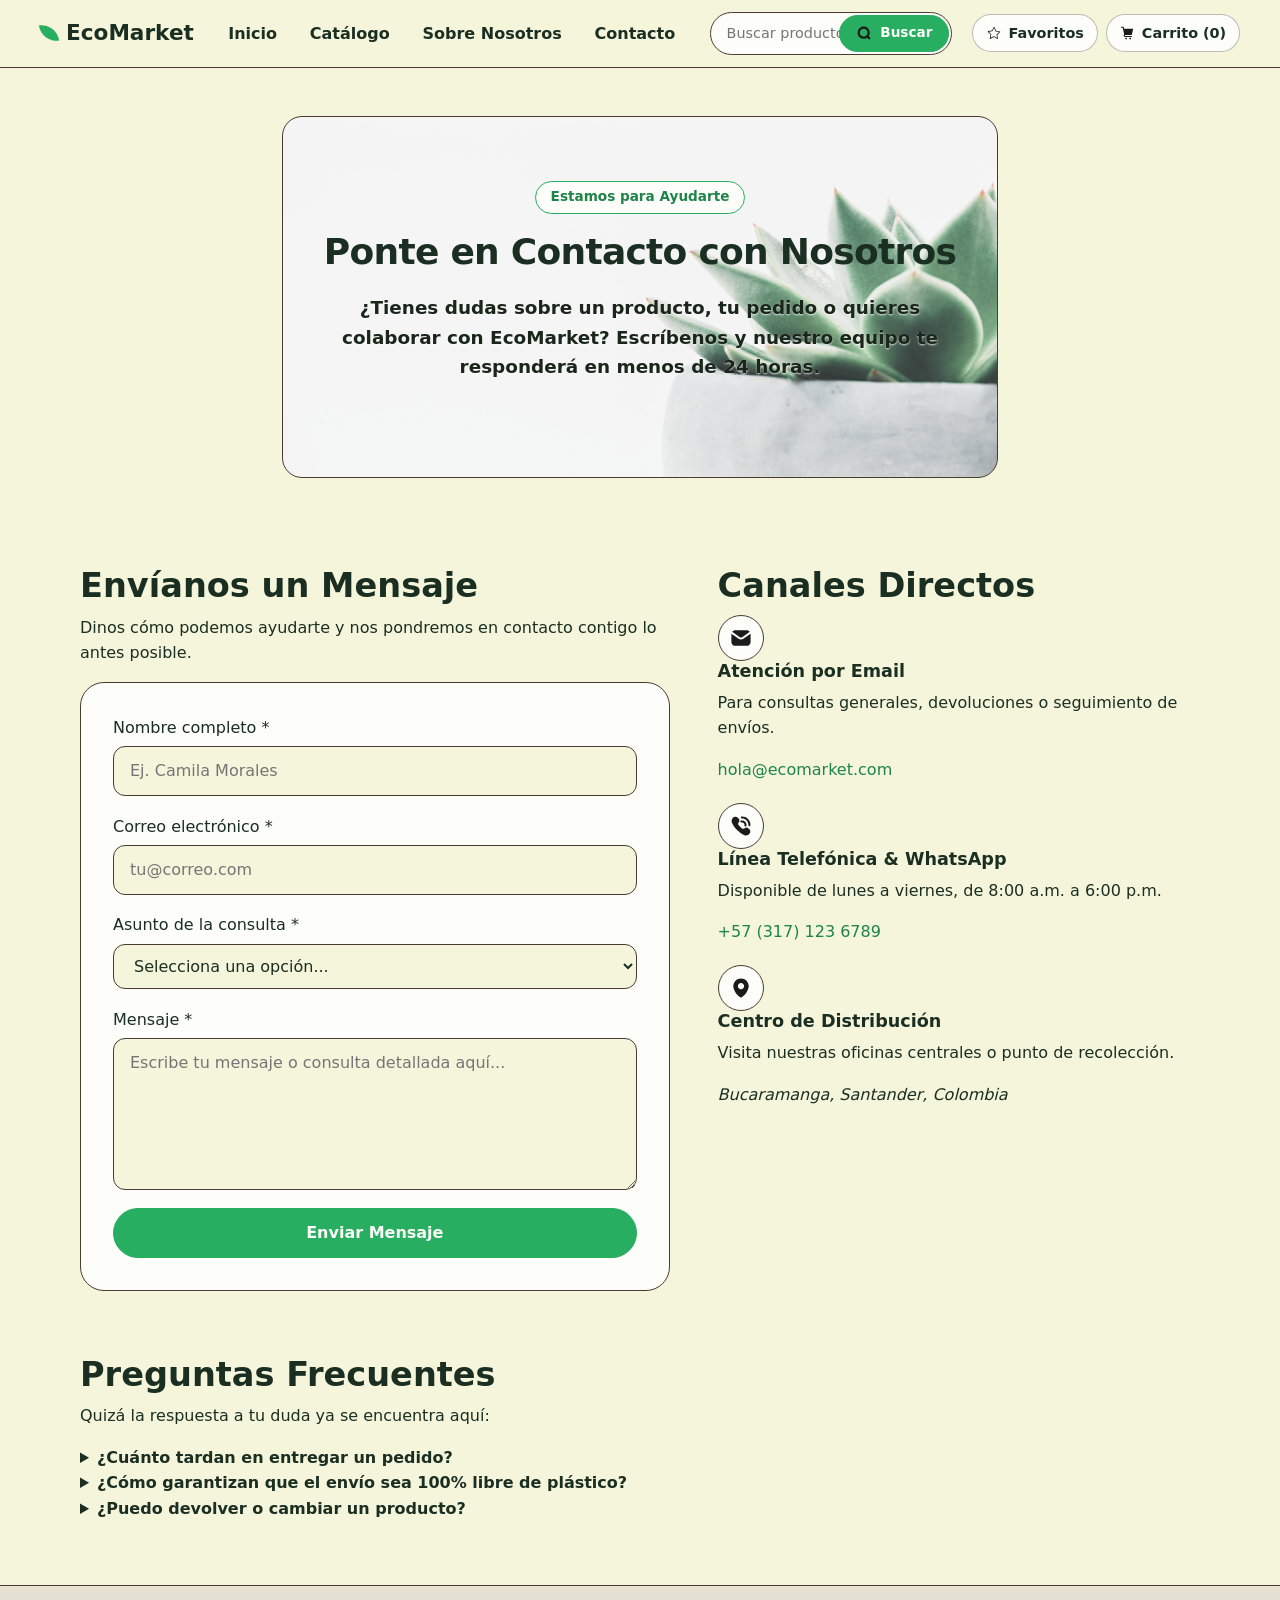
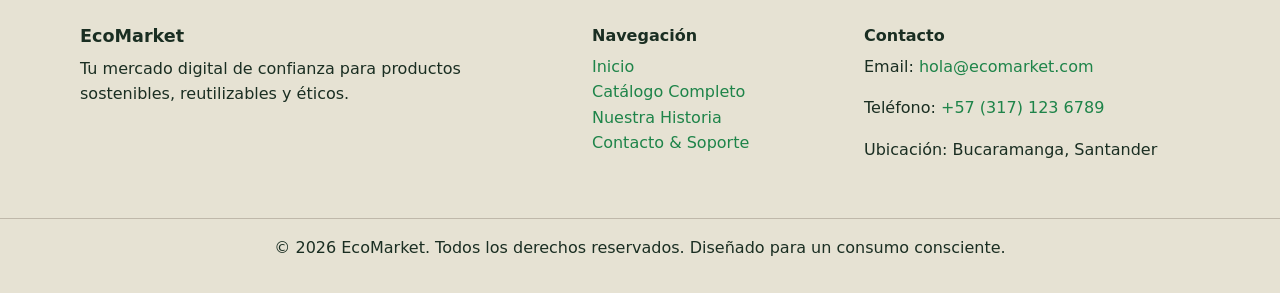
<file: views/contacto.html>
<!DOCTYPE html>
<html lang="es">
<head>
  <meta charset="UTF-8">
  <meta name="viewport" content="width=device-width, initial-scale=1.0">
  <title>EcoMarket | Mercado Digital de Productos Sustentables</title>
  <link rel="stylesheet" href="../css/main.css">
  <link rel="stylesheet" href="../css/components.css">
  <link rel="stylesheet" href="../css/layout.css">
  <link rel="stylesheet" href="../css/animations.css">
</head>
<body>

  <!-- Cabecera -->
  <header>
    <a href="../index.html" class="logo">EcoMarket</a>
    
    <nav aria-label="Navegación principal">
      <ul>
        <li><a href="../index.html">Inicio</a></li>
        <li><a href="productos.html">Catálogo</a></li>
        <li><a href="sobre-nosotros.html">Sobre Nosotros</a></li>
        <li><a href="contacto.html">Contacto</a></li>
      </ul>
    </nav>

    <form role="search" action="/buscar" method="get" class="header-search">
      <div class="search-input-wrapper">
        <input 
          type="search" 
          id="search-input" 
          name="q" 
          placeholder="Buscar productos ecológicos..." 
          required
        >
        <button type="submit" aria-label="Buscar">
          <img src="../img/icons/search.svg" alt="" class="btn-icon-sm">
          <span>Buscar</span>
        </button>
      </div>
    </form>

    <div class="user-actions">
      <a href="#favoritos" class="user-btn">
        <img src="../img/icons/borderstar.svg" alt="" class="btn-icon-sm">
        <span>Favoritos</span>
      </a>
      <a href="#carrito" class="user-btn" aria-label="Carrito de compras con 0 artículos">
        <img src="../img/icons/cart.svg" alt="" class="btn-icon-sm">
        <span>Carrito (0)</span>
      </a>
    </div>
  </header>

  <main>


    <section class="hero-contact" style="background-image: url('../img/hero/hero-contact.png');">
      <span class="badge">Estamos para Ayudarte</span>
      <h1>Ponte en Contacto con Nosotros</h1>
      <p>
        ¿Tienes dudas sobre un producto, tu pedido o quieres colaborar con EcoMarket? 
        Escríbenos y nuestro equipo te responderá en menos de 24 horas.
      </p>
    </section>

    
    <section class="contact-channels" aria-label="Canales Directos de Atención">
      <h2>Canales Directos</h2>
      <div class="channels-grid">
        
        <article class="channel-card">
          <h3>
            <img src="../img/icons/mail.svg" alt="" class="icon">
            Atención por Email
          </h3>
          <p>Para consultas generales, devoluciones o seguimiento de envíos.</p>
          <a href="mailto:hola@ecomarket.com">hola@ecomarket.com</a>
        </article>

        <article class="channel-card">
          <h3>
            <img src="../img/icons/phone.svg" alt="" class="icon">
            Línea Telefónica &amp; WhatsApp
          </h3>
          <p>Disponible de lunes a viernes, de 8:00 a.m. a 6:00 p.m.</p>
          <a href="tel:+573171236789">+57 (317) 123 6789</a>
        </article>

        <article class="channel-card">
          <h3>
            <img src="../img/icons/location.svg" alt="" class="icon">
            Centro de Distribución
          </h3>
          <p>Visita nuestras oficinas centrales o punto de recolección.</p>
          <address>Bucaramanga, Santander, Colombia</address>
        </article>

      </div>
    </section>

    
    <section class="contact-form-section">
      <h2>Envíanos un Mensaje</h2>
      <p>Dinos cómo podemos ayudarte y nos pondremos en contacto contigo lo antes posible.</p>

      <form action="/enviar-contacto" method="post" class="contact-form">
        
        <div class="form-group">
          <label for="nombre">Nombre completo *</label>
          <input type="text" id="nombre" name="nombre" placeholder="Ej. Camila Morales" required>
        </div>

        <div class="form-group">
          <label for="email">Correo electrónico *</label>
          <input type="email" id="email" name="email" placeholder="tu@correo.com" required>
        </div>

        <div class="form-group">
          <label for="asunto">Asunto de la consulta *</label>
          <select id="asunto" name="asunto" required>
            <option value="" disabled selected>Selecciona una opción...</option>
            <option value="pedido">Estado de mi pedido / Envío</option>
            <option value="producto">Información sobre productos</option>
            <option value="devolucion">Devoluciones y garantías</option>
            <option value="alianza">Alianzas comerciales / Proveedores</option>
            <option value="otro">Otro asunto</option>
          </select>
        </div>

        <div class="form-group">
          <label for="mensaje">Mensaje *</label>
          <textarea id="mensaje" name="mensaje" rows="5" placeholder="Escribe tu mensaje o consulta detallada aquí..." required></textarea>
        </div>

        <button type="submit" class="btn btn-primary">Enviar Mensaje</button>
      </form>
    </section>


    <section class="faq-section">
      <h2>Preguntas Frecuentes</h2>
      <p>Quizá la respuesta a tu duda ya se encuentra aquí:</p>

      <div class="faq-grid">
        <details>
          <summary><strong>¿Cuánto tardan en entregar un pedido?</strong></summary>
          <p>En el área metropolitana de Bucaramanga entregamos entre 24 y 48 horas hábiles. Para envíos nacionales, de 2 a 5 días hábiles.</p>
        </details>

        <details>
          <summary><strong>¿Cómo garantizan que el envío sea 100% libre de plástico?</strong></summary>
          <p>Utilizamos cajas de cartón reciclado, cinta de papel kraft con adhesivo vegetal y de empaque viruta de papel biodegradables.</p>
        </details>

        <details>
          <summary><strong>¿Puedo devolver o cambiar un producto?</strong></summary>
          <p>Sí, dispones de 30 días calendario tras recibir tu compra para solicitar un cambio o reembolso sin costo adicional.</p>
        </details>
      </div>
    </section>

  </main>

 
  <footer>
    <div class="footer-columns">
      
      <div class="footer-col">
        <h3>EcoMarket</h3>
        <p>Tu mercado digital de confianza para productos sostenibles, reutilizables y éticos.</p>
      </div>

      <div class="footer-col">
        <h4>Navegación</h4>
        <ul>
          <li><a href="../index.html">Inicio</a></li>
          <li><a href="productos.html">Catálogo Completo</a></li>
          <li><a href="sobre-nosotros.html">Nuestra Historia</a></li>
          <li><a href="contacto.html">Contacto &amp; Soporte</a></li>
        </ul>
      </div>

      <div class="footer-col">
        <h4>Contacto</h4>
        <p>Email: <a href="mailto:hola@ecomarket.com">hola@ecomarket.com</a></p>
        <p>Teléfono: <a href="tel:+573171236789">+57 (317) 123 6789</a></p>
        <p>Ubicación: Bucaramanga, Santander</p>
      </div>

    </div>

    <div class="footer-bottom">
      <p>&copy; 2026 EcoMarket. Todos los derechos reservados. Diseñado para un consumo consciente.</p>
    </div>
  </footer>

</body>
</html>
</file>
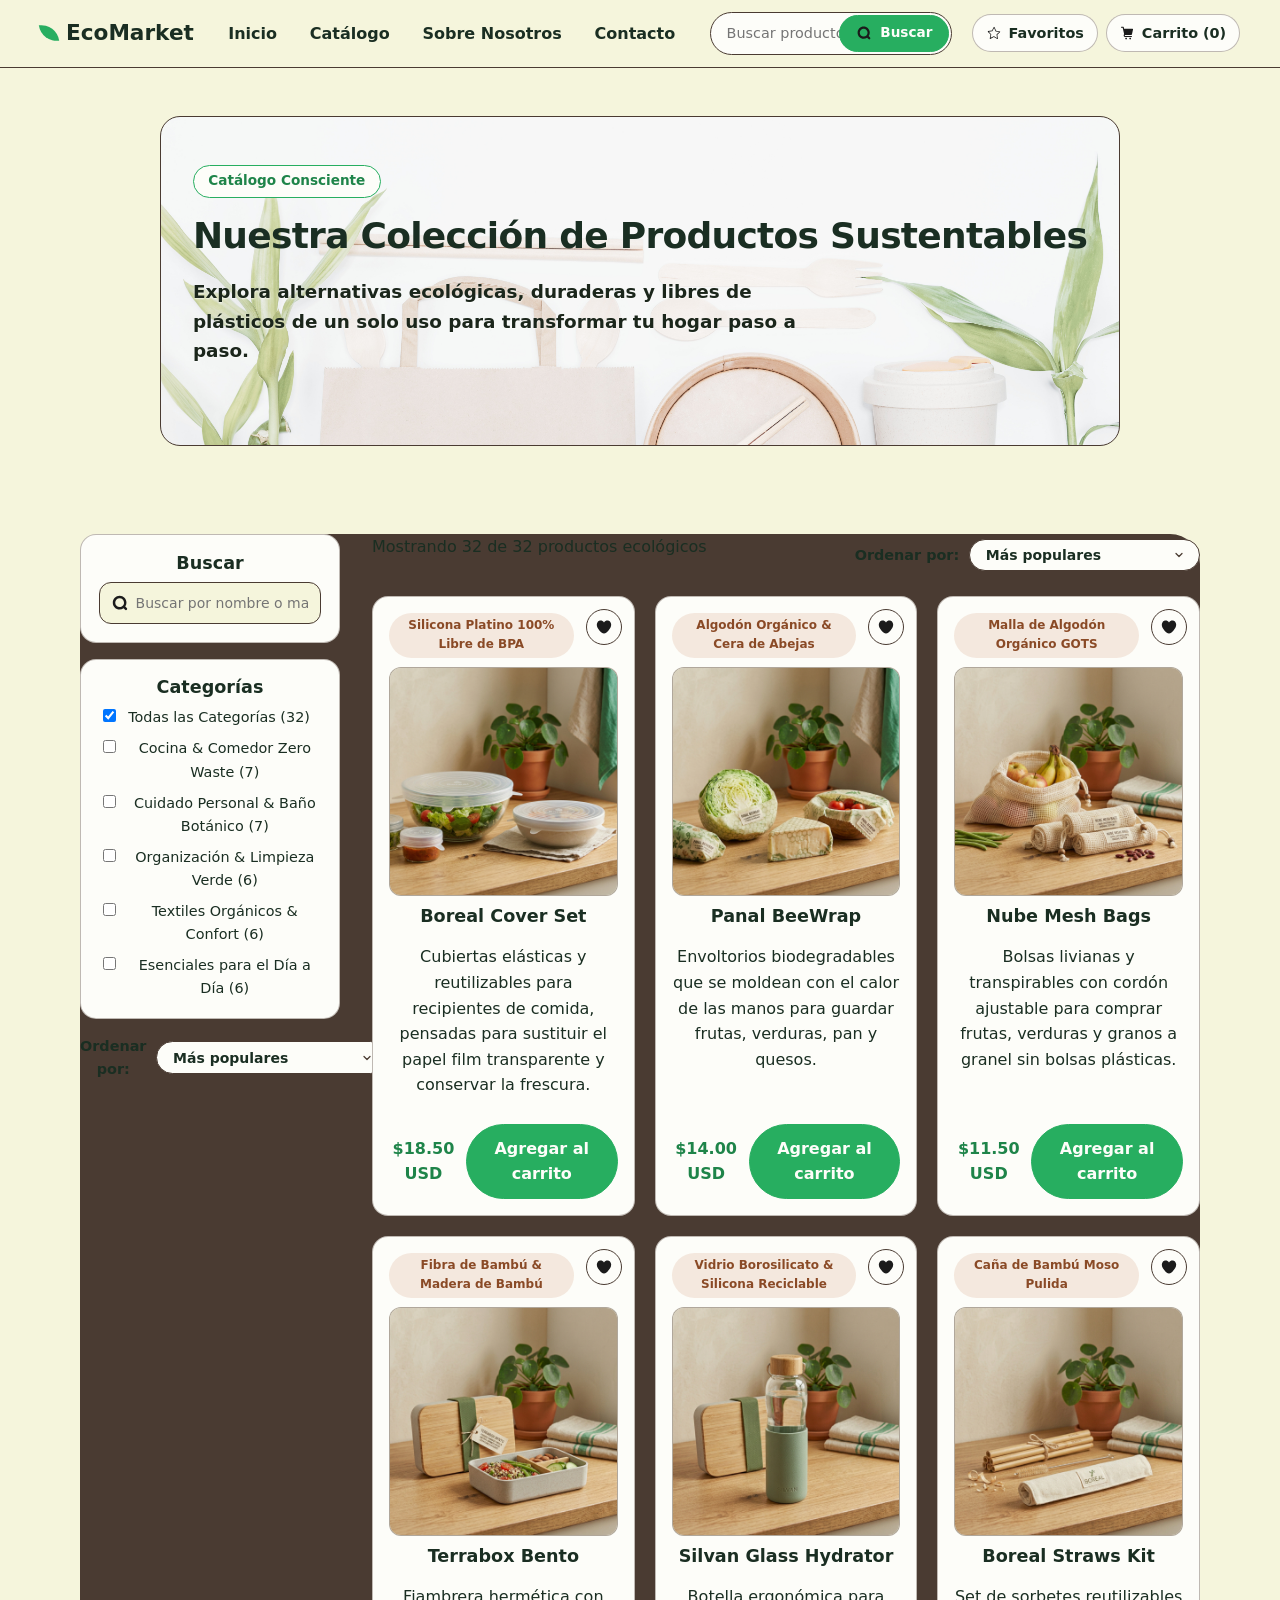
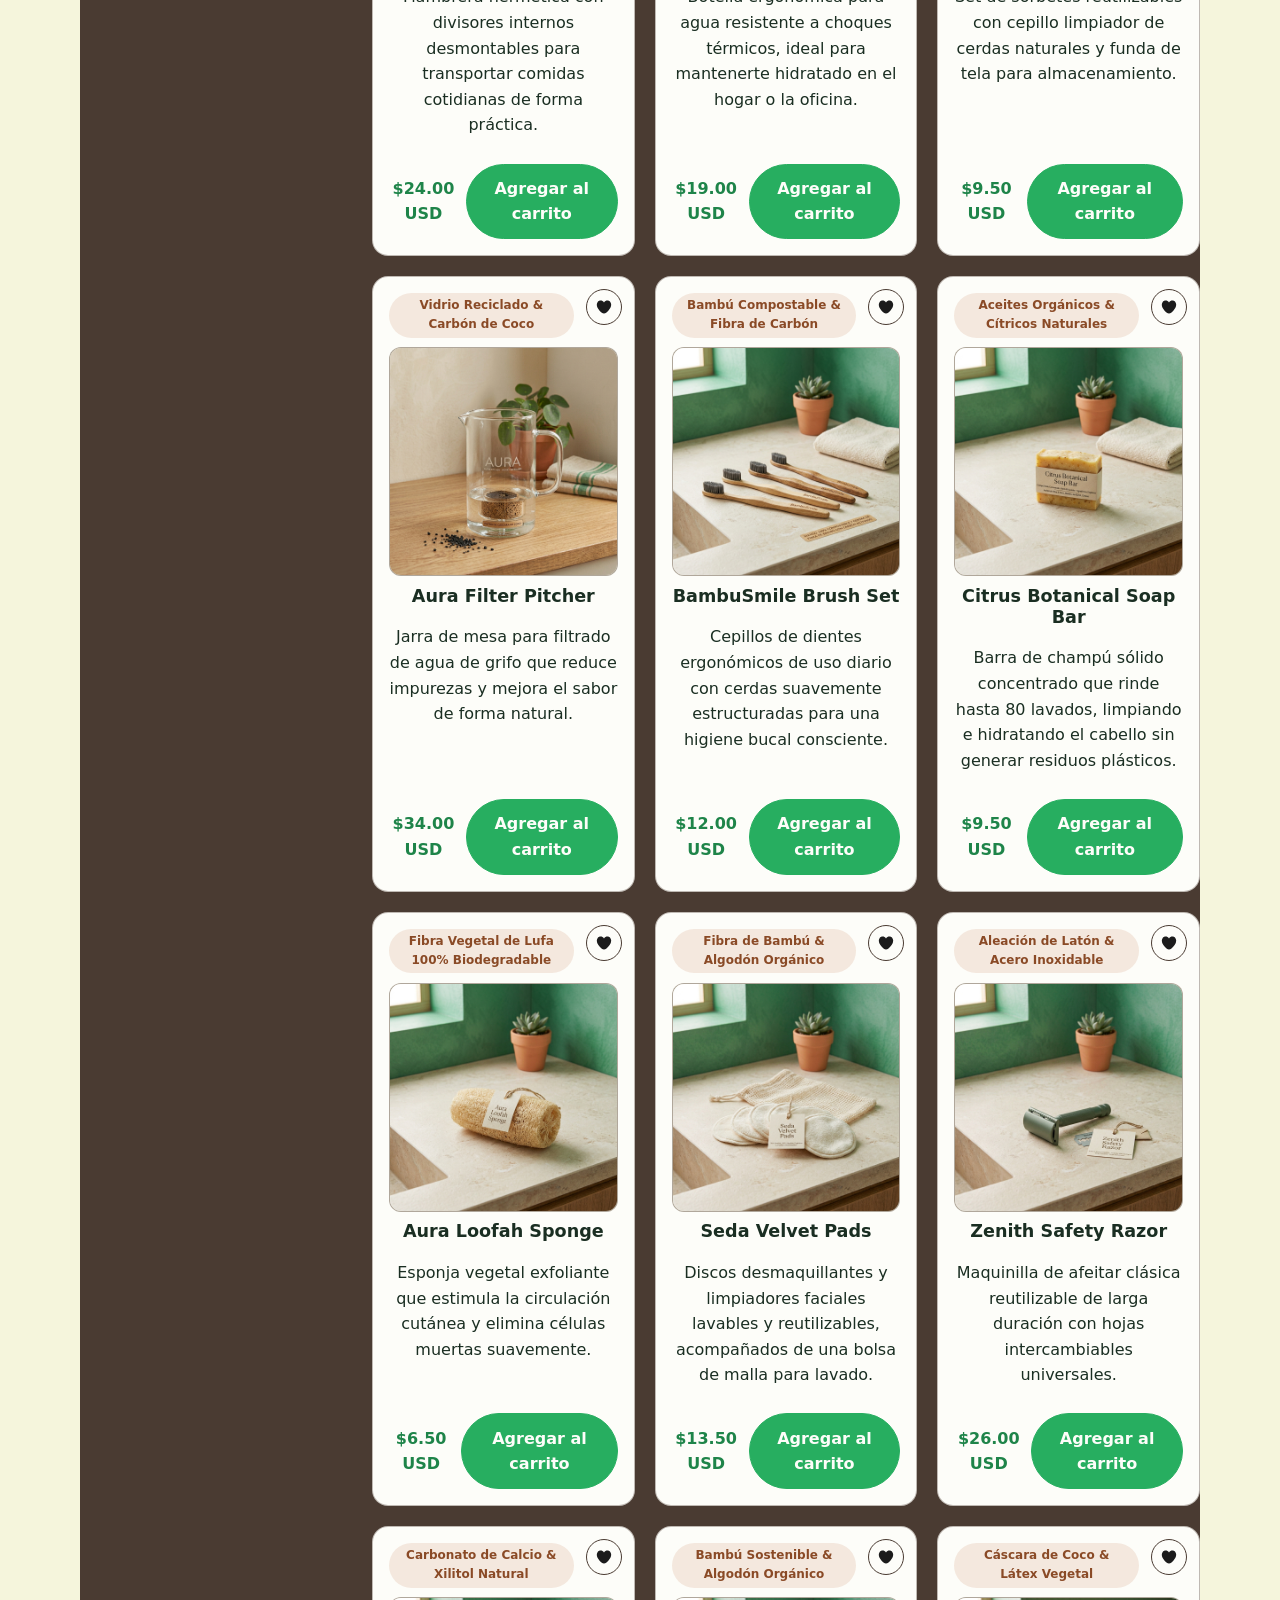
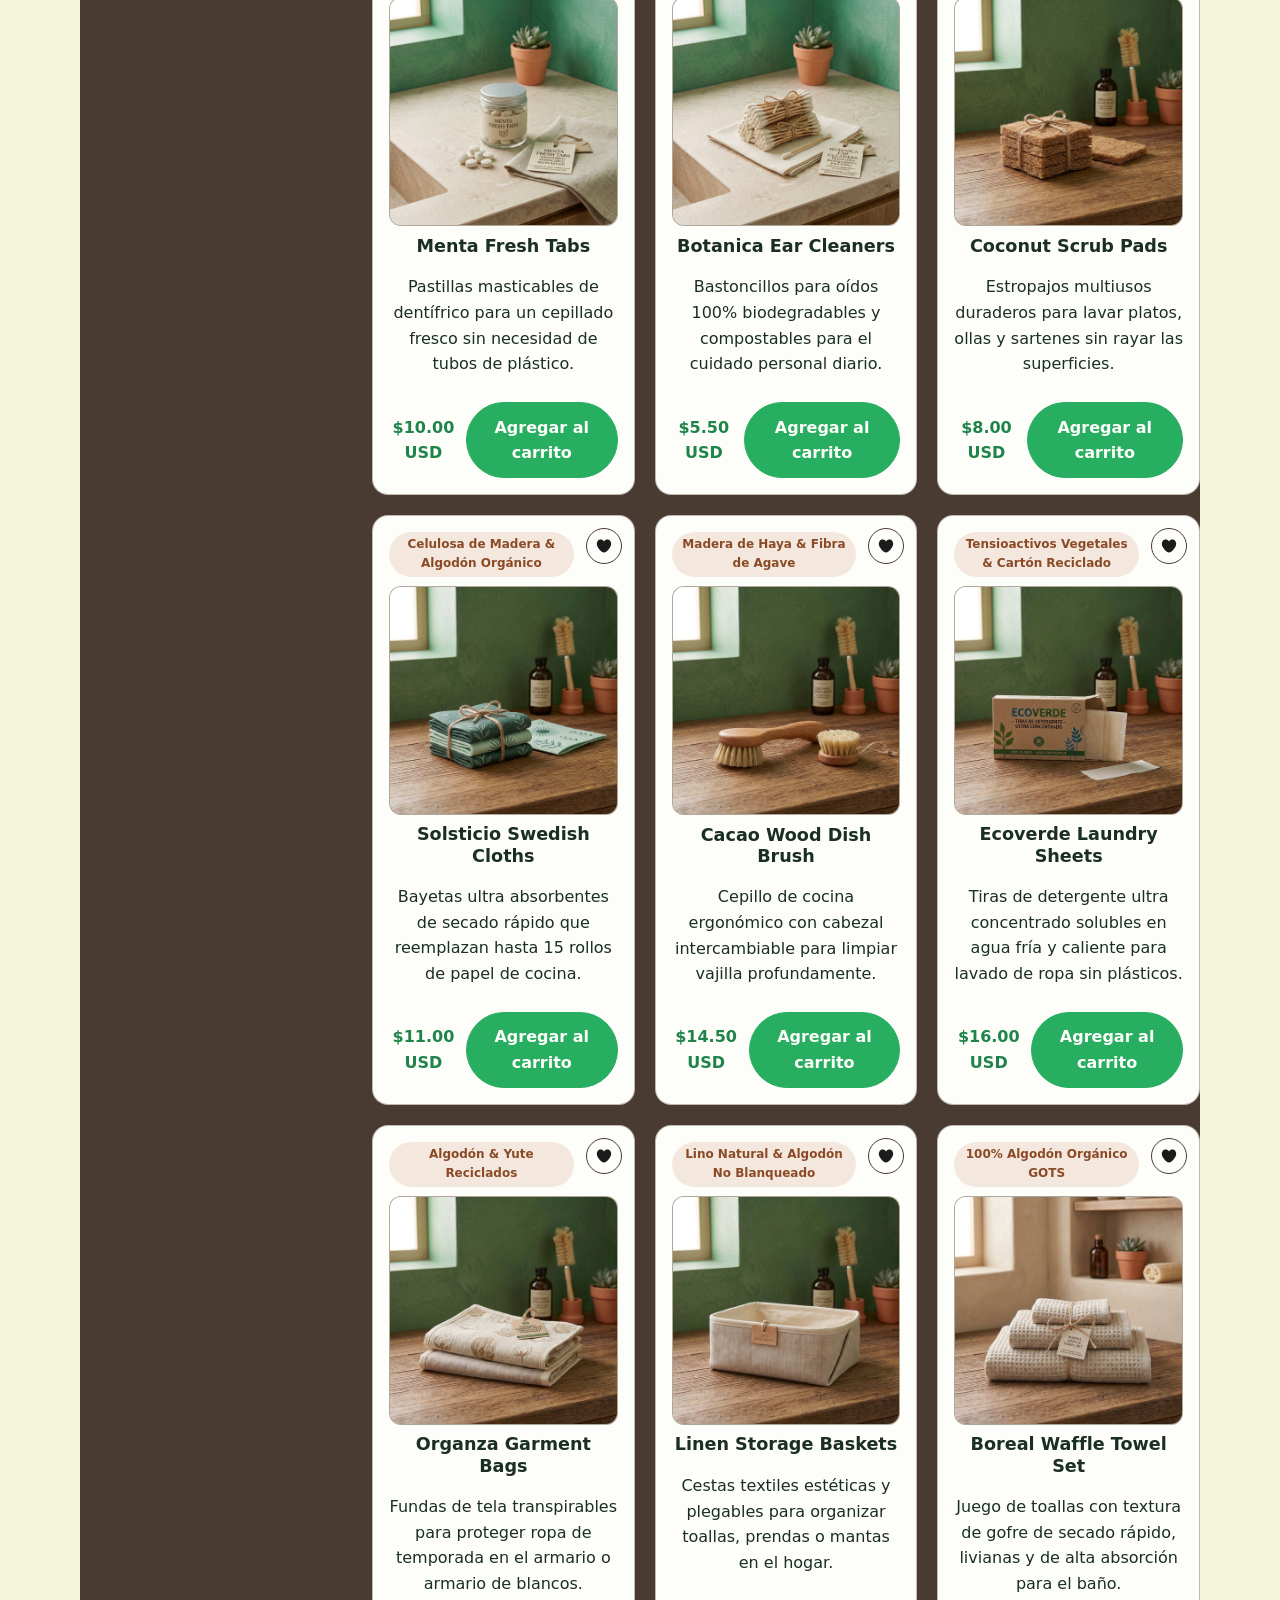
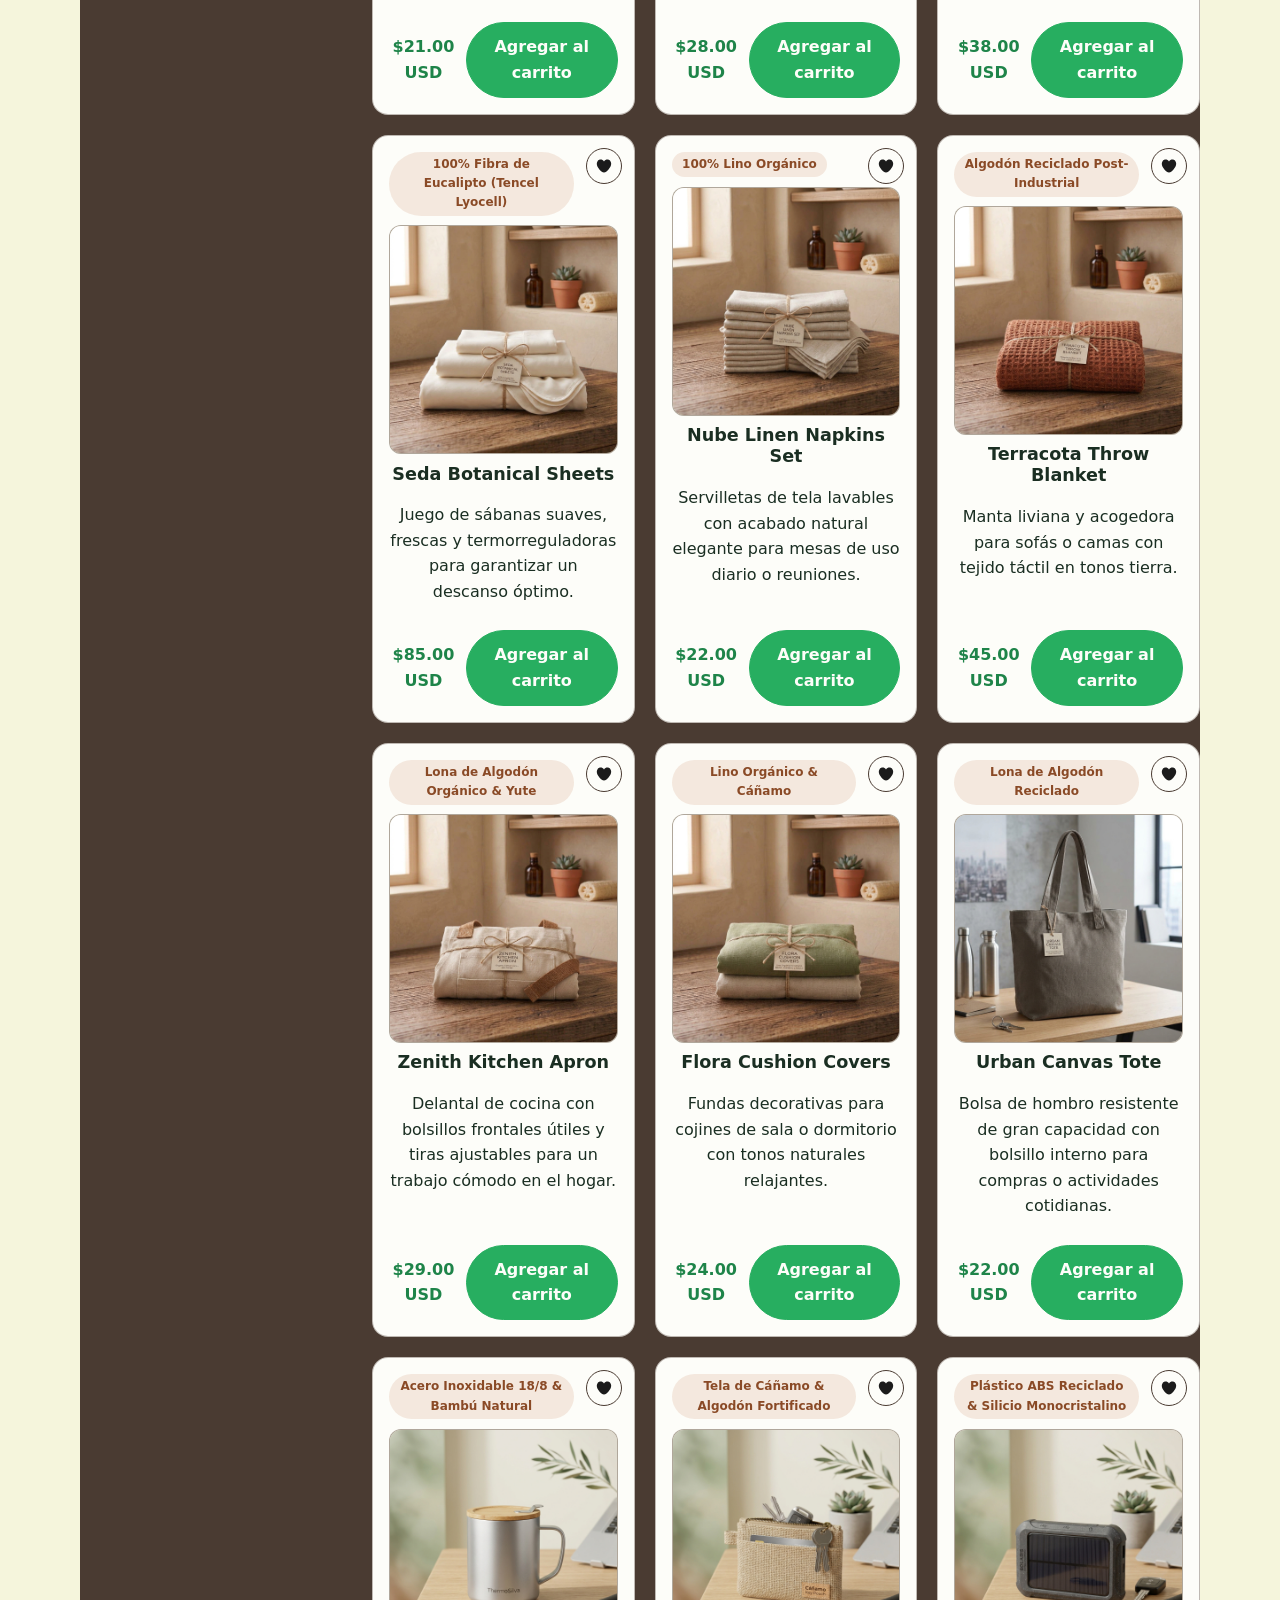
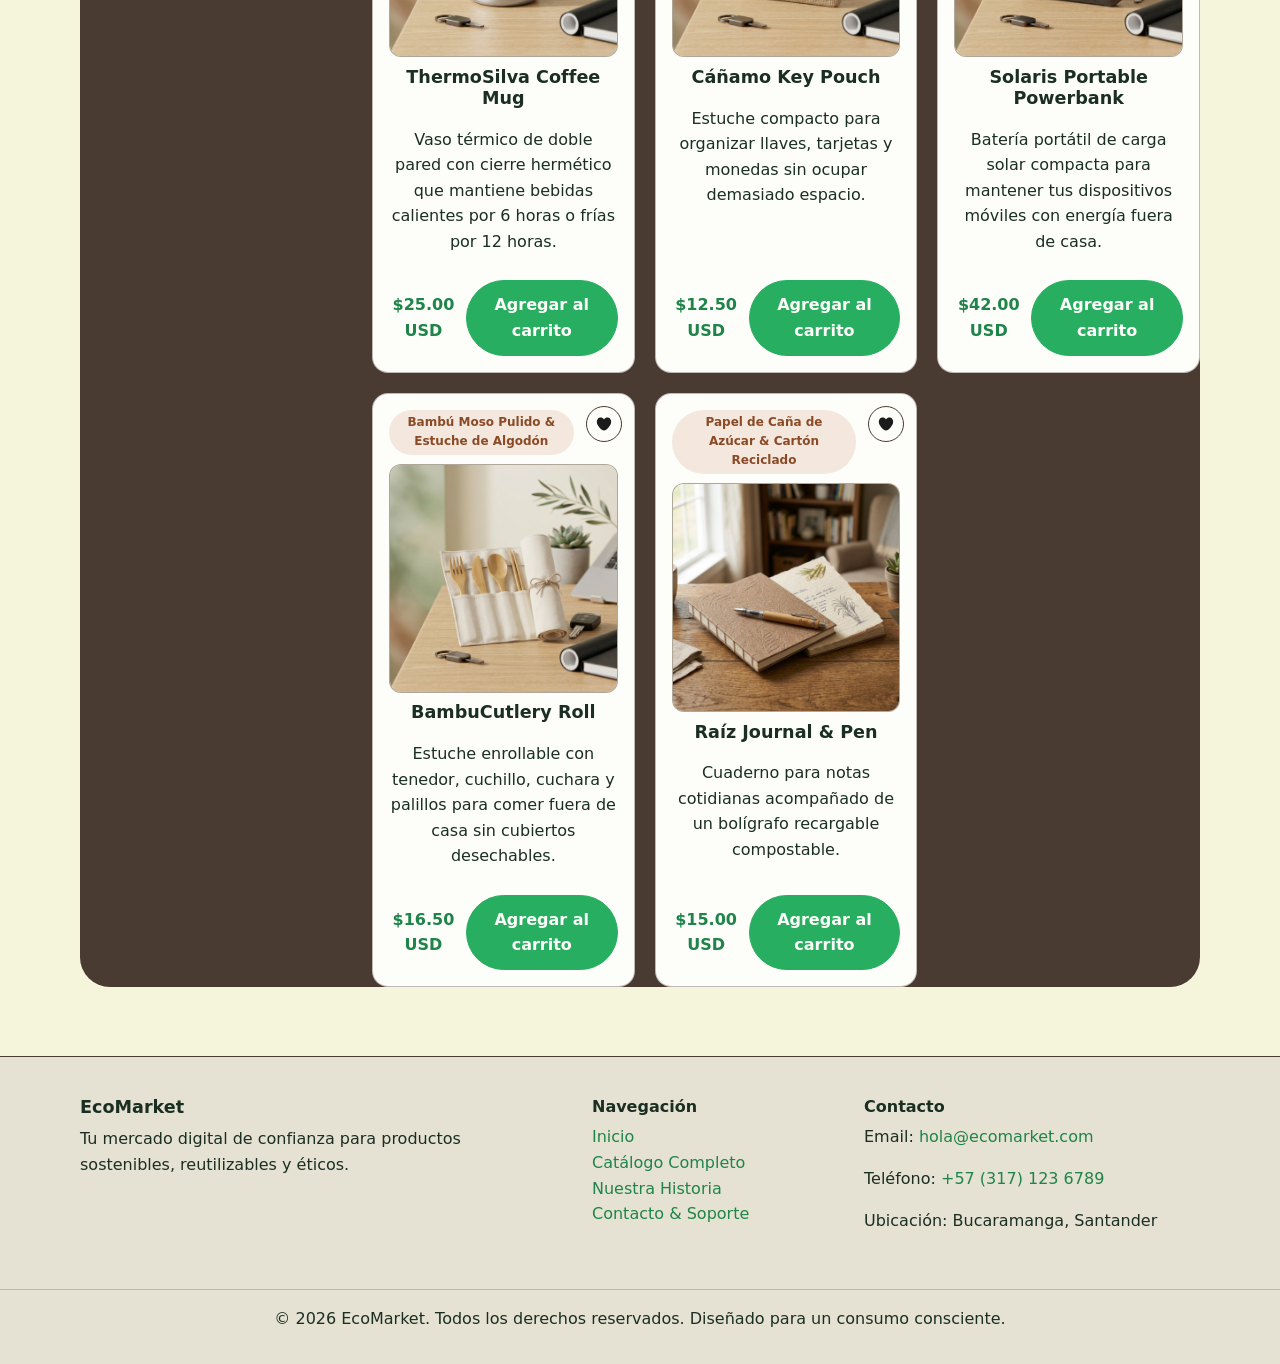
<file: views/productos.html>
<!DOCTYPE html>
<html lang="es">
<head>
  <meta charset="UTF-8">
  <meta name="viewport" content="width=device-width, initial-scale=1.0">
  <title>EcoMarket | Mercado Digital de Productos Sustentables</title>
  <link rel="stylesheet" href="../css/main.css">
  <link rel="stylesheet" href="../css/components.css">
  <link rel="stylesheet" href="../css/layout.css">
  <link rel="stylesheet" href="../css/animations.css">
</head>
<body>

  <!-- Cabecera -->
  <header>
    <a href="../index.html" class="logo">EcoMarket</a>
    
    <nav aria-label="Navegación principal">
      <ul>
        <li><a href="../index.html">Inicio</a></li>
        <li><a href="productos.html">Catálogo</a></li>
        <li><a href="sobre-nosotros.html">Sobre Nosotros</a></li>
        <li><a href="contacto.html">Contacto</a></li>
      </ul>
    </nav>

    <form role="search" action="/buscar" method="get" class="header-search">
      <div class="search-input-wrapper">
        <input 
          type="search" 
          id="search-input" 
          name="q" 
          placeholder="Buscar productos ecológicos..." 
          required
        >
        <button type="submit" aria-label="Buscar">
          <img src="../img/icons/search.svg" alt="" class="btn-icon-sm">
          <span>Buscar</span>
        </button>
      </div>
    </form>

    <div class="user-actions">
      <a href="#favoritos" class="user-btn">
        <img src="../img/icons/borderstar.svg" alt="" class="btn-icon-sm">
        <span>Favoritos</span>
      </a>
      <a href="#carrito" class="user-btn" aria-label="Carrito de compras con 0 artículos">
        <img src="../img/icons/cart.svg" alt="" class="btn-icon-sm">
        <span>Carrito (0)</span>
      </a>
    </div>
  </header>

  <main>

    <section class="hero-catalog" style="background-image: url('../img/hero/hero-products.png');">
      <span class="badge">Catálogo Consciente</span>
      <h1>Nuestra Colección de Productos Sustentables</h1>
      <p>
        Explora alternativas ecológicas, duraderas y libres de plásticos de un solo uso para transformar tu hogar paso a paso.
      </p>
    </section>

    <!-- Contenedor del Catálogo (Filtros a la izquierda, Productos a la derecha) -->
    <div class="catalog-container">

      <!-- BARRA LATERAL DE FILTROS -->
      <aside class="catalog-filters">
        
        <div class="filter-group search-filter">
          <h3>Buscar</h3>
          <div class="search-box">
            <img src="../img/icons/search.svg" alt="" class="sidebar-search-icon">
            <input type="text" placeholder="Buscar por nombre o material..." aria-label="Buscar por nombre o material">
          </div>
        </div>

        <div class="filter-group">
          <h3>Categorías</h3>
          <ul class="filter-list">
            <li>
              <label>
                <input type="checkbox" name="categoria" value="todas" checked> 
                Todas las Categorías (32)
              </label>
            </li>
            <li>
              <label>
                <input type="checkbox" name="categoria" value="cocina"> 
                Cocina &amp; Comedor Zero Waste (7)
              </label>
            </li>
            <li>
              <label>
                <input type="checkbox" name="categoria" value="cuidado-personal"> 
                Cuidado Personal &amp; Baño Botánico (7)
              </label>
            </li>
            <li>
              <label>
                <input type="checkbox" name="categoria" value="limpieza"> 
                Organización &amp; Limpieza Verde (6)
              </label>
            </li>
            <li>
              <label>
                <input type="checkbox" name="categoria" value="textiles"> 
                Textiles Orgánicos &amp; Confort (6)
              </label>
            </li>
            <li>
              <label>
                <input type="checkbox" name="categoria" value="esenciales"> 
                Esenciales para el Día a Día (6)
              </label>
            </li>
          </ul>
        </div>

        <div class="sort-options">
          <label for="sort-select">Ordenar por:</label>
          <select id="sort-select" name="sort">
            <option value="populares">Más populares</option>
            <option value="precio-menor">Precio: Menor a Mayor</option>
            <option value="precio-mayor">Precio: Mayor a Menor</option>
            <option value="novedades">Novedades</option>
          </select>
        </div>

      </aside>

      <!-- SECCIÓN DE RESULTADOS (CUADRÍCULA DE PRODUCTOS EN PANTALLA COMPLETA) -->
      <section class="catalog-results">

        <div class="results-header">
          <p class="results-count">Mostrando 32 de 32 productos ecológicos</p>
          
          <div class="sort-options">
            <label for="sort-select">Ordenar por:</label>
            <select id="sort-select">
              <option value="populares">Más populares</option>
              <option value="precio-menor">Precio: Menor a Mayor</option>
              <option value="precio-mayor">Precio: Mayor a Menor</option>
              <option value="novedades">Novedades</option>
            </select>
          </div>
        </div>

        <div class="products-grid">

          <!-- ================= CATEGORÍA 1: Cocina & Comedor Zero Waste (7) ================= -->
          <article class="product-card">
            <button type="button" class="favorite-btn" aria-label="Añadir a favoritos">
              <img src="../img/icons/heart.svg" alt="">
            </button>
            <span class="product-badge">Silicona Platino 100% Libre de BPA</span>
            <div class="product-img-wrapper">
              <img src="../img/products/1-Cocina-&-Comedor-Zero-Waste-(7Productos)/BorealCoverSet.jpg" alt="Boreal Cover Set">
            </div>
            <h3>Boreal Cover Set</h3>
            <p>Cubiertas elásticas y reutilizables para recipientes de comida, pensadas para sustituir el papel film transparente y conservar la frescura.</p>
            <div class="product-card-footer">
              <span class="price">$18.50 USD</span>
              <button type="button" class="btn btn-add">Agregar al carrito</button>
            </div>
          </article>

          <article class="product-card">
            <button type="button" class="favorite-btn" aria-label="Añadir a favoritos">
              <img src="../img/icons/heart.svg" alt="">
            </button>
            <span class="product-badge">Algodón Orgánico &amp; Cera de Abejas</span>
            <div class="product-img-wrapper">
              <img src="../img/products/1-Cocina-&-Comedor-Zero-Waste-(7Productos)/PanalBeeWrap.jpg" alt="Panal BeeWrap">
            </div>
            <h3>Panal BeeWrap</h3>
            <p>Envoltorios biodegradables que se moldean con el calor de las manos para guardar frutas, verduras, pan y quesos.</p>
            <div class="product-card-footer">
              <span class="price">$14.00 USD</span>
              <button type="button" class="btn btn-add">Agregar al carrito</button>
            </div>
          </article>

          <article class="product-card">
            <button type="button" class="favorite-btn" aria-label="Añadir a favoritos">
              <img src="../img/icons/heart.svg" alt="">
            </button>
            <span class="product-badge">Malla de Algodón Orgánico GOTS</span>
            <div class="product-img-wrapper">
              <img src="../img/products/1-Cocina-&-Comedor-Zero-Waste-(7Productos)/NubeMeshBags.jpg" alt="Nube Mesh Bags">
            </div>
            <h3>Nube Mesh Bags</h3>
            <p>Bolsas livianas y transpirables con cordón ajustable para comprar frutas, verduras y granos a granel sin bolsas plásticas.</p>
            <div class="product-card-footer">
              <span class="price">$11.50 USD</span>
              <button type="button" class="btn btn-add">Agregar al carrito</button>
            </div>
          </article>

          <article class="product-card">
            <button type="button" class="favorite-btn" aria-label="Añadir a favoritos">
              <img src="../img/icons/heart.svg" alt="">
            </button>
            <span class="product-badge">Fibra de Bambú &amp; Madera de Bambú</span>
            <div class="product-img-wrapper">
              <img src="../img/products/1-Cocina-&-Comedor-Zero-Waste-(7Productos)/TerraboxBento.jpg" alt="Terrabox Bento">
            </div>
            <h3>Terrabox Bento</h3>
            <p>Fiambrera hermética con divisores internos desmontables para transportar comidas cotidianas de forma práctica.</p>
            <div class="product-card-footer">
              <span class="price">$24.00 USD</span>
              <button type="button" class="btn btn-add">Agregar al carrito</button>
            </div>
          </article>

          <article class="product-card">
            <button type="button" class="favorite-btn" aria-label="Añadir a favoritos">
              <img src="../img/icons/heart.svg" alt="">
            </button>
            <span class="product-badge">Vidrio Borosilicato &amp; Silicona Reciclable</span>
            <div class="product-img-wrapper">
              <img src="../img/products/1-Cocina-&-Comedor-Zero-Waste-(7Productos)/SilvanGlassHydrator.jpg" alt="Silvan Glass Hydrator">
            </div>
            <h3>Silvan Glass Hydrator</h3>
            <p>Botella ergonómica para agua resistente a choques térmicos, ideal para mantenerte hidratado en el hogar o la oficina.</p>
            <div class="product-card-footer">
              <span class="price">$19.00 USD</span>
              <button type="button" class="btn btn-add">Agregar al carrito</button>
            </div>
          </article>

          <article class="product-card">
            <button type="button" class="favorite-btn" aria-label="Añadir a favoritos">
              <img src="../img/icons/heart.svg" alt="">
            </button>
            <span class="product-badge">Caña de Bambú Moso Pulida</span>
            <div class="product-img-wrapper">
              <img src="../img/products/1-Cocina-&-Comedor-Zero-Waste-(7Productos)/BorealStrawsKit.jpg" alt="Boreal Straws Kit">
            </div>
            <h3>Boreal Straws Kit</h3>
            <p>Set de sorbetes reutilizables con cepillo limpiador de cerdas naturales y funda de tela para almacenamiento.</p>
            <div class="product-card-footer">
              <span class="price">$9.50 USD</span>
              <button type="button" class="btn btn-add">Agregar al carrito</button>
            </div>
          </article>

          <article class="product-card">
            <button type="button" class="favorite-btn" aria-label="Añadir a favoritos">
              <img src="../img/icons/heart.svg" alt="">
            </button>
            <span class="product-badge">Vidrio Reciclado &amp; Carbón de Coco</span>
            <div class="product-img-wrapper">
              <img src="../img/products/1-Cocina-&-Comedor-Zero-Waste-(7Productos)/AuraFilterPitcher.jpg" alt="Aura Filter Pitcher">
            </div>
            <h3>Aura Filter Pitcher</h3>
            <p>Jarra de mesa para filtrado de agua de grifo que reduce impurezas y mejora el sabor de forma natural.</p>
            <div class="product-card-footer">
              <span class="price">$34.00 USD</span>
              <button type="button" class="btn btn-add">Agregar al carrito</button>
            </div>
          </article>

          <!-- ================= CATEGORÍA 2: Cuidado Personal & Baño Botánico (7) ================= -->
          <article class="product-card">
            <button type="button" class="favorite-btn" aria-label="Añadir a favoritos">
              <img src="../img/icons/heart.svg" alt="">
            </button>
            <span class="product-badge">Bambú Compostable &amp; Fibra de Carbón</span>
            <div class="product-img-wrapper">
              <img src="../img/products/2-Cuidado-Personal-&-Baño-Botánico-(7Productos)/BambuSmileBrushSet.jpg" alt="BambuSmile Brush Set">
            </div>
            <h3>BambuSmile Brush Set</h3>
            <p>Cepillos de dientes ergonómicos de uso diario con cerdas suavemente estructuradas para una higiene bucal consciente.</p>
            <div class="product-card-footer">
              <span class="price">$12.00 USD</span>
              <button type="button" class="btn btn-add">Agregar al carrito</button>
            </div>
          </article>

          <article class="product-card">
            <button type="button" class="favorite-btn" aria-label="Añadir a favoritos">
              <img src="../img/icons/heart.svg" alt="">
            </button>
            <span class="product-badge">Aceites Orgánicos &amp; Cítricos Naturales</span>
            <div class="product-img-wrapper">
              <img src="../img/products/2-Cuidado-Personal-&-Baño-Botánico-(7Productos)/CitrusBotanicalSoapBar.jpg" alt="Citrus Botanical Soap Bar">
            </div>
            <h3>Citrus Botanical Soap Bar</h3>
            <p>Barra de champú sólido concentrado que rinde hasta 80 lavados, limpiando e hidratando el cabello sin generar residuos plásticos.</p>
            <div class="product-card-footer">
              <span class="price">$9.50 USD</span>
              <button type="button" class="btn btn-add">Agregar al carrito</button>
            </div>
          </article>

          <article class="product-card">
            <button type="button" class="favorite-btn" aria-label="Añadir a favoritos">
              <img src="../img/icons/heart.svg" alt="">
            </button>
            <span class="product-badge">Fibra Vegetal de Lufa 100% Biodegradable</span>
            <div class="product-img-wrapper">
              <img src="../img/products/2-Cuidado-Personal-&-Baño-Botánico-(7Productos)/AuraLoofahSponge.jpg" alt="Aura Loofah Sponge">
            </div>
            <h3>Aura Loofah Sponge</h3>
            <p>Esponja vegetal exfoliante que estimula la circulación cutánea y elimina células muertas suavemente.</p>
            <div class="product-card-footer">
              <span class="price">$6.50 USD</span>
              <button type="button" class="btn btn-add">Agregar al carrito</button>
            </div>
          </article>

          <article class="product-card">
            <button type="button" class="favorite-btn" aria-label="Añadir a favoritos">
              <img src="../img/icons/heart.svg" alt="">
            </button>
            <span class="product-badge">Fibra de Bambú &amp; Algodón Orgánico</span>
            <div class="product-img-wrapper">
              <img src="../img/products/2-Cuidado-Personal-&-Baño-Botánico-(7Productos)/SedaVelvetPads.jpg" alt="Seda Velvet Pads">
            </div>
            <h3>Seda Velvet Pads</h3>
            <p>Discos desmaquillantes y limpiadores faciales lavables y reutilizables, acompañados de una bolsa de malla para lavado.</p>
            <div class="product-card-footer">
              <span class="price">$13.50 USD</span>
              <button type="button" class="btn btn-add">Agregar al carrito</button>
            </div>
          </article>

          <article class="product-card">
            <button type="button" class="favorite-btn" aria-label="Añadir a favoritos">
              <img src="../img/icons/heart.svg" alt="">
            </button>
            <span class="product-badge">Aleación de Latón &amp; Acero Inoxidable</span>
            <div class="product-img-wrapper">
              <img src="../img/products/2-Cuidado-Personal-&-Baño-Botánico-(7Productos)/ZenithSafetyRazor.jpg" alt="Zenith Safety Razor">
            </div>
            <h3>Zenith Safety Razor</h3>
            <p>Maquinilla de afeitar clásica reutilizable de larga duración con hojas intercambiables universales.</p>
            <div class="product-card-footer">
              <span class="price">$26.00 USD</span>
              <button type="button" class="btn btn-add">Agregar al carrito</button>
            </div>
          </article>

          <article class="product-card">
            <button type="button" class="favorite-btn" aria-label="Añadir a favoritos">
              <img src="../img/icons/heart.svg" alt="">
            </button>
            <span class="product-badge">Carbonato de Calcio &amp; Xilitol Natural</span>
            <div class="product-img-wrapper">
              <img src="../img/products/2-Cuidado-Personal-&-Baño-Botánico-(7Productos)/MentaFreshTabs.jpg" alt="Menta Fresh Tabs">
            </div>
            <h3>Menta Fresh Tabs</h3>
            <p>Pastillas masticables de dentífrico para un cepillado fresco sin necesidad de tubos de plástico.</p>
            <div class="product-card-footer">
              <span class="price">$10.00 USD</span>
              <button type="button" class="btn btn-add">Agregar al carrito</button>
            </div>
          </article>

          <article class="product-card">
            <button type="button" class="favorite-btn" aria-label="Añadir a favoritos">
              <img src="../img/icons/heart.svg" alt="">
            </button>
            <span class="product-badge">Bambú Sostenible &amp; Algodón Orgánico</span>
            <div class="product-img-wrapper">
              <img src="../img/products/2-Cuidado-Personal-&-Baño-Botánico-(7Productos)/BotanicaEarCleaners.jpg" alt="Botanica Ear Cleaners">
            </div>
            <h3>Botanica Ear Cleaners</h3>
            <p>Bastoncillos para oídos 100% biodegradables y compostables para el cuidado personal diario.</p>
            <div class="product-card-footer">
              <span class="price">$5.50 USD</span>
              <button type="button" class="btn btn-add">Agregar al carrito</button>
            </div>
          </article>

          <!-- ================= CATEGORÍA 3: Organización & Limpieza Verde (6) ================= -->
          <article class="product-card">
            <button type="button" class="favorite-btn" aria-label="Añadir a favoritos">
              <img src="../img/icons/heart.svg" alt="">
            </button>
            <span class="product-badge">Cáscara de Coco &amp; Látex Vegetal</span>
            <div class="product-img-wrapper">
              <img src="../img/products/3-Organización-&-Limpieza-Verde-(6Productos)/CoconutScrubPads.jpg" alt="Coconut Scrub Pads">
            </div>
            <h3>Coconut Scrub Pads</h3>
            <p>Estropajos multiusos duraderos para lavar platos, ollas y sartenes sin rayar las superficies.</p>
            <div class="product-card-footer">
              <span class="price">$8.00 USD</span>
              <button type="button" class="btn btn-add">Agregar al carrito</button>
            </div>
          </article>

          <article class="product-card">
            <button type="button" class="favorite-btn" aria-label="Añadir a favoritos">
              <img src="../img/icons/heart.svg" alt="">
            </button>
            <span class="product-badge">Celulosa de Madera &amp; Algodón Orgánico</span>
            <div class="product-img-wrapper">
              <img src="../img/products/3-Organización-&-Limpieza-Verde-(6Productos)/SolsticioSwedishCloths.jpg" alt="Solsticio Swedish Cloths">
            </div>
            <h3>Solsticio Swedish Cloths</h3>
            <p>Bayetas ultra absorbentes de secado rápido que reemplazan hasta 15 rollos de papel de cocina.</p>
            <div class="product-card-footer">
              <span class="price">$11.00 USD</span>
              <button type="button" class="btn btn-add">Agregar al carrito</button>
            </div>
          </article>

          <article class="product-card">
            <button type="button" class="favorite-btn" aria-label="Añadir a favoritos">
              <img src="../img/icons/heart.svg" alt="">
            </button>
            <span class="product-badge">Madera de Haya &amp; Fibra de Agave</span>
            <div class="product-img-wrapper">
              <img src="../img/products/3-Organización-&-Limpieza-Verde-(6Productos)/CacaoWoodDishBrush.jpg" alt="Cacao Wood Dish Brush">
            </div>
            <h3>Cacao Wood Dish Brush</h3>
            <p>Cepillo de cocina ergonómico con cabezal intercambiable para limpiar vajilla profundamente.</p>
            <div class="product-card-footer">
              <span class="price">$14.50 USD</span>
              <button type="button" class="btn btn-add">Agregar al carrito</button>
            </div>
          </article>

          <article class="product-card">
            <button type="button" class="favorite-btn" aria-label="Añadir a favoritos">
              <img src="../img/icons/heart.svg" alt="">
            </button>
            <span class="product-badge">Tensioactivos Vegetales &amp; Cartón Reciclado</span>
            <div class="product-img-wrapper">
              <img src="../img/products/3-Organización-&-Limpieza-Verde-(6Productos)/EcoverdeLaundrySheets.jpg" alt="Ecoverde Laundry Sheets">
            </div>
            <h3>Ecoverde Laundry Sheets</h3>
            <p>Tiras de detergente ultra concentrado solubles en agua fría y caliente para lavado de ropa sin plásticos.</p>
            <div class="product-card-footer">
              <span class="price">$16.00 USD</span>
              <button type="button" class="btn btn-add">Agregar al carrito</button>
            </div>
          </article>

          <article class="product-card">
            <button type="button" class="favorite-btn" aria-label="Añadir a favoritos">
              <img src="../img/icons/heart.svg" alt="">
            </button>
            <span class="product-badge">Algodón &amp; Yute Reciclados</span>
            <div class="product-img-wrapper">
              <img src="../img/products/3-Organización-&-Limpieza-Verde-(6Productos)/OrganzaGarmentBags.jpg" alt="Organza Garment Bags">
            </div>
            <h3>Organza Garment Bags</h3>
            <p>Fundas de tela transpirables para proteger ropa de temporada en el armario o armario de blancos.</p>
            <div class="product-card-footer">
              <span class="price">$21.00 USD</span>
              <button type="button" class="btn btn-add">Agregar al carrito</button>
            </div>
          </article>

          <article class="product-card">
            <button type="button" class="favorite-btn" aria-label="Añadir a favoritos">
              <img src="../img/icons/heart.svg" alt="">
            </button>
            <span class="product-badge">Lino Natural &amp; Algodón No Blanqueado</span>
            <div class="product-img-wrapper">
              <img src="../img/products/3-Organización-&-Limpieza-Verde-(6Productos)/LinenStorageBaskets.jpg" alt="Linen Storage Baskets">
            </div>
            <h3>Linen Storage Baskets</h3>
            <p>Cestas textiles estéticas y plegables para organizar toallas, prendas o mantas en el hogar.</p>
            <div class="product-card-footer">
              <span class="price">$28.00 USD</span>
              <button type="button" class="btn btn-add">Agregar al carrito</button>
            </div>
          </article>

          <!-- ================= CATEGORÍA 4: Textiles Orgánicos & Confort (6) ================= -->
          <article class="product-card">
            <button type="button" class="favorite-btn" aria-label="Añadir a favoritos">
              <img src="../img/icons/heart.svg" alt="">
            </button>
            <span class="product-badge">100% Algodón Orgánico GOTS</span>
            <div class="product-img-wrapper">
              <img src="../img/products/4-Textiles-Orgánicos-&-Confort-(6Productos)/BorealWaffleTowelSet.jpg" alt="Boreal Waffle Towel Set">
            </div>
            <h3>Boreal Waffle Towel Set</h3>
            <p>Juego de toallas con textura de gofre de secado rápido, livianas y de alta absorción para el baño.</p>
            <div class="product-card-footer">
              <span class="price">$38.00 USD</span>
              <button type="button" class="btn btn-add">Agregar al carrito</button>
            </div>
          </article>

          <article class="product-card">
            <button type="button" class="favorite-btn" aria-label="Añadir a favoritos">
              <img src="../img/icons/heart.svg" alt="">
            </button>
            <span class="product-badge">100% Fibra de Eucalipto (Tencel Lyocell)</span>
            <div class="product-img-wrapper">
              <img src="../img/products/4-Textiles-Orgánicos-&-Confort-(6Productos)/SedaBotanicalSheets.jpg" alt="Seda Botanical Sheets">
            </div>
            <h3>Seda Botanical Sheets</h3>
            <p>Juego de sábanas suaves, frescas y termorreguladoras para garantizar un descanso óptimo.</p>
            <div class="product-card-footer">
              <span class="price">$85.00 USD</span>
              <button type="button" class="btn btn-add">Agregar al carrito</button>
            </div>
          </article>

          <article class="product-card">
            <button type="button" class="favorite-btn" aria-label="Añadir a favoritos">
              <img src="../img/icons/heart.svg" alt="">
            </button>
            <span class="product-badge">100% Lino Orgánico</span>
            <div class="product-img-wrapper">
              <img src="../img/products/4-Textiles-Orgánicos-&-Confort-(6Productos)/NubeLinenNapkinsSet.jpg" alt="Nube Linen Napkins Set">
            </div>
            <h3>Nube Linen Napkins Set</h3>
            <p>Servilletas de tela lavables con acabado natural elegante para mesas de uso diario o reuniones.</p>
            <div class="product-card-footer">
              <span class="price">$22.00 USD</span>
              <button type="button" class="btn btn-add">Agregar al carrito</button>
            </div>
          </article>

          <article class="product-card">
            <button type="button" class="favorite-btn" aria-label="Añadir a favoritos">
              <img src="../img/icons/heart.svg" alt="">
            </button>
            <span class="product-badge">Algodón Reciclado Post-Industrial</span>
            <div class="product-img-wrapper">
              <img src="../img/products/4-Textiles-Orgánicos-&-Confort-(6Productos)/TerracotaThrowBlanket.jpg" alt="Terracota Throw Blanket">
            </div>
            <h3>Terracota Throw Blanket</h3>
            <p>Manta liviana y acogedora para sofás o camas con tejido táctil en tonos tierra.</p>
            <div class="product-card-footer">
              <span class="price">$45.00 USD</span>
              <button type="button" class="btn btn-add">Agregar al carrito</button>
            </div>
          </article>

          <article class="product-card">
            <button type="button" class="favorite-btn" aria-label="Añadir a favoritos">
              <img src="../img/icons/heart.svg" alt="">
            </button>
            <span class="product-badge">Lona de Algodón Orgánico &amp; Yute</span>
            <div class="product-img-wrapper">
              <img src="../img/products/4-Textiles-Orgánicos-&-Confort-(6Productos)/ZenithKitchenApron.jpg" alt="Zenith Kitchen Apron">
            </div>
            <h3>Zenith Kitchen Apron</h3>
            <p>Delantal de cocina con bolsillos frontales útiles y tiras ajustables para un trabajo cómodo en el hogar.</p>
            <div class="product-card-footer">
              <span class="price">$29.00 USD</span>
              <button type="button" class="btn btn-add">Agregar al carrito</button>
            </div>
          </article>

          <article class="product-card">
            <button type="button" class="favorite-btn" aria-label="Añadir a favoritos">
              <img src="../img/icons/heart.svg" alt="">
            </button>
            <span class="product-badge">Lino Orgánico &amp; Cáñamo</span>
            <div class="product-img-wrapper">
              <img src="../img/products/4-Textiles-Orgánicos-&-Confort-(6Productos)/FloraCushionCovers.jpg" alt="Flora Cushion Covers">
            </div>
            <h3>Flora Cushion Covers</h3>
            <p>Fundas decorativas para cojines de sala o dormitorio con tonos naturales relajantes.</p>
            <div class="product-card-footer">
              <span class="price">$24.00 USD</span>
              <button type="button" class="btn btn-add">Agregar al carrito</button>
            </div>
          </article>

          <!-- ================= CATEGORÍA 5: Esenciales para el Día a Día & Movilidad (6) ================= -->
          <article class="product-card">
            <button type="button" class="favorite-btn" aria-label="Añadir a favoritos">
              <img src="../img/icons/heart.svg" alt="">
            </button>
            <span class="product-badge">Lona de Algodón Reciclado</span>
            <div class="product-img-wrapper">
              <img src="../img/products/5-Esenciales-para-el-Día-a-Día-&-Movilidad-(6Productos)/UrbanCanvasTote.jpg" alt="Urban Canvas Tote">
            </div>
            <h3>Urban Canvas Tote</h3>
            <p>Bolsa de hombro resistente de gran capacidad con bolsillo interno para compras o actividades cotidianas.</p>
            <div class="product-card-footer">
              <span class="price">$22.00 USD</span>
              <button type="button" class="btn btn-add">Agregar al carrito</button>
            </div>
          </article>

          <article class="product-card">
            <button type="button" class="favorite-btn" aria-label="Añadir a favoritos">
              <img src="../img/icons/heart.svg" alt="">
            </button>
            <span class="product-badge">Acero Inoxidable 18/8 &amp; Bambú Natural</span>
            <div class="product-img-wrapper">
              <img src="../img/products/5-Esenciales-para-el-Día-a-Día-&-Movilidad-(6Productos)/ThermoSilvaCoffeeMug.jpg" alt="ThermoSilva Coffee Mug">
            </div>
            <h3>ThermoSilva Coffee Mug</h3>
            <p>Vaso térmico de doble pared con cierre hermético que mantiene bebidas calientes por 6 horas o frías por 12 horas.</p>
            <div class="product-card-footer">
              <span class="price">$25.00 USD</span>
              <button type="button" class="btn btn-add">Agregar al carrito</button>
            </div>
          </article>

          <article class="product-card">
            <button type="button" class="favorite-btn" aria-label="Añadir a favoritos">
              <img src="../img/icons/heart.svg" alt="">
            </button>
            <span class="product-badge">Tela de Cáñamo &amp; Algodón Fortificado</span>
            <div class="product-img-wrapper">
              <img src="../img/products/5-Esenciales-para-el-Día-a-Día-&-Movilidad-(6Productos)/CáñamoKeyPouch.jpg" alt="Cáñamo Key Pouch">
            </div>
            <h3>Cáñamo Key Pouch</h3>
            <p>Estuche compacto para organizar llaves, tarjetas y monedas sin ocupar demasiado espacio.</p>
            <div class="product-card-footer">
              <span class="price">$12.50 USD</span>
              <button type="button" class="btn btn-add">Agregar al carrito</button>
            </div>
          </article>

          <article class="product-card">
            <button type="button" class="favorite-btn" aria-label="Añadir a favoritos">
              <img src="../img/icons/heart.svg" alt="">
            </button>
            <span class="product-badge">Plástico ABS Reciclado &amp; Silicio Monocristalino</span>
            <div class="product-img-wrapper">
              <img src="../img/products/5-Esenciales-para-el-Día-a-Día-&-Movilidad-(6Productos)/SolarisPortablePowerbank.jpg" alt="Solaris Portable Powerbank">
            </div>
            <h3>Solaris Portable Powerbank</h3>
            <p>Batería portátil de carga solar compacta para mantener tus dispositivos móviles con energía fuera de casa.</p>
            <div class="product-card-footer">
              <span class="price">$42.00 USD</span>
              <button type="button" class="btn btn-add">Agregar al carrito</button>
            </div>
          </article>

          <article class="product-card">
            <button type="button" class="favorite-btn" aria-label="Añadir a favoritos">
              <img src="../img/icons/heart.svg" alt="">
            </button>
            <span class="product-badge">Bambú Moso Pulido &amp; Estuche de Algodón</span>
            <div class="product-img-wrapper">
              <img src="../img/products/5-Esenciales-para-el-Día-a-Día-&-Movilidad-(6Productos)/BambuCutleryRoll.jpg" alt="Bambu Cutlery Roll">
            </div>
            <h3>BambuCutlery Roll</h3>
            <p>Estuche enrollable con tenedor, cuchillo, cuchara y palillos para comer fuera de casa sin cubiertos desechables.</p>
            <div class="product-card-footer">
              <span class="price">$16.50 USD</span>
              <button type="button" class="btn btn-add">Agregar al carrito</button>
            </div>
          </article>

          <article class="product-card">
            <button type="button" class="favorite-btn" aria-label="Añadir a favoritos">
              <img src="../img/icons/heart.svg" alt="">
            </button>
            <span class="product-badge">Papel de Caña de Azúcar &amp; Cartón Reciclado</span>
            <div class="product-img-wrapper">
              <img src="../img/products/5-Esenciales-para-el-Día-a-Día-&-Movilidad-(6Productos)/RaízJournal&Pen.jpg" alt="Raíz Journal &amp; Pen">
            </div>
            <h3>Raíz Journal &amp; Pen</h3>
            <p>Cuaderno para notas cotidianas acompañado de un bolígrafo recargable compostable.</p>
            <div class="product-card-footer">
              <span class="price">$15.00 USD</span>
              <button type="button" class="btn btn-add">Agregar al carrito</button>
            </div>
          </article>

        </div>

      </section>

    </div>

  </main>

  <!-- Pie de Página -->
  <footer>
    <div class="footer-columns">
      
      <div class="footer-col">
        <h3>EcoMarket</h3>
        <p>Tu mercado digital de confianza para productos sostenibles, reutilizables y éticos.</p>
      </div>

      <div class="footer-col">
        <h4>Navegación</h4>
        <ul>
          <li><a href="../index.html">Inicio</a></li>
          <li><a href="productos.html">Catálogo Completo</a></li>
          <li><a href="sobre-nosotros.html">Nuestra Historia</a></li>
          <li><a href="contacto.html">Contacto &amp; Soporte</a></li>
        </ul>
      </div>

      <div class="footer-col">
        <h4>Contacto</h4>
        <p>Email: <a href="mailto:hola@ecomarket.com">hola@ecomarket.com</a></p>
        <p>Teléfono: <a href="tel:+573171236789">+57 (317) 123 6789</a></p>
        <p>Ubicación: Bucaramanga, Santander</p>
      </div>

    </div>

    <div class="footer-bottom">
      <p>&copy; 2026 EcoMarket. Todos los derechos reservados. Diseñado para un consumo consciente.</p>
    </div>
  </footer>

</body>
</html>
</file>
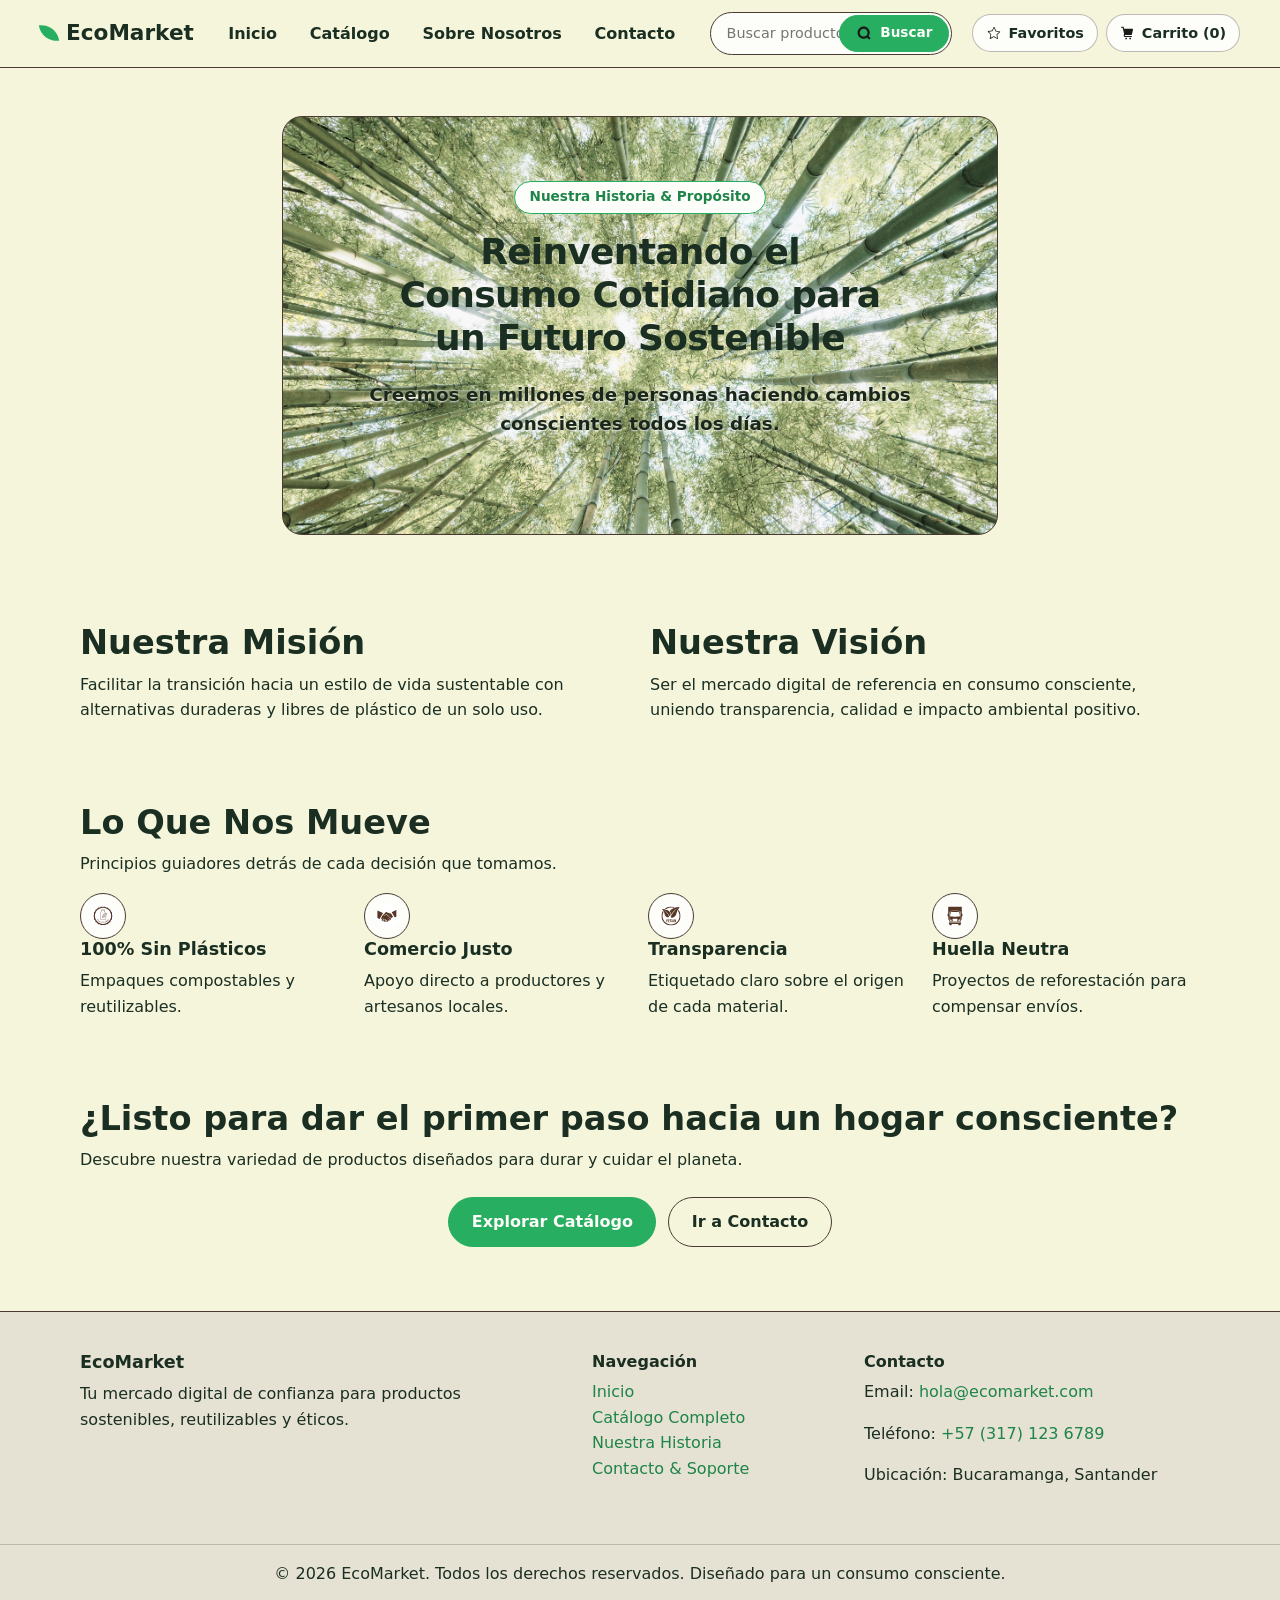
<file: views/sobre-nosotros.html>
<!DOCTYPE html>
<html lang="es">
<head>
  <meta charset="UTF-8">
  <meta name="viewport" content="width=device-width, initial-scale=1.0">
  <title>EcoMarket | Mercado Digital de Productos Sustentables</title>
  <link rel="stylesheet" href="../css/main.css">
  <link rel="stylesheet" href="../css/components.css">
  <link rel="stylesheet" href="../css/layout.css">
  <link rel="stylesheet" href="../css/animations.css">
</head>
<body>

  <!-- Cabecera -->
  <header>
    <a href="../index.html" class="logo">EcoMarket</a>
    
    <nav aria-label="Navegación principal">
      <ul>
        <li><a href="../index.html">Inicio</a></li>
        <li><a href="productos.html">Catálogo</a></li>
        <li><a href="sobre-nosotros.html">Sobre Nosotros</a></li>
        <li><a href="contacto.html">Contacto</a></li>
      </ul>
    </nav>

    <form role="search" action="/buscar" method="get" class="header-search">
      <div class="search-input-wrapper">
        <input 
          type="search" 
          id="search-input" 
          name="q" 
          placeholder="Buscar productos ecológicos..." 
          required
        >
        <button type="submit" aria-label="Buscar">
          <img src="../img/icons/search.svg" alt="" class="btn-icon-sm">
          <span>Buscar</span>
        </button>
      </div>
    </form>

    <div class="user-actions">
      <a href="#favoritos" class="user-btn">
        <img src="../img/icons/borderstar.svg" alt="" class="btn-icon-sm">
        <span>Favoritos</span>
      </a>
      <a href="#carrito" class="user-btn" aria-label="Carrito de compras con 0 artículos">
        <img src="../img/icons/cart.svg" alt="" class="btn-icon-sm">
        <span>Carrito (0)</span>
      </a>
    </div>
  </header>

  <main>

    <!-- 1. Banner de Cabecera -->
    <section class="hero-about" style="background-image: url('../img/hero/hero-about.png');">
      <span class="badge">Nuestra Historia &amp; Propósito</span>
      <h1>Reinventando el Consumo Cotidiano para un Futuro Sostenible</h1>
      <p>
        Creemos en millones de personas haciendo cambios conscientes todos los días.
      </p>
    </section>

    <section class="mission-vision-section" aria-label="Misión y Visión">
      <div class="mission-vision-grid">
        
        <article class="mission-card">
          <h2>Nuestra Misión</h2>
          <p>
            Facilitar la transición hacia un estilo de vida sustentable con alternativas duraderas y libres de plástico de un solo uso.
          </p>
        </article>

        <article class="vision-card">
          <h2>Nuestra Visión</h2>
          <p>
            Ser el mercado digital de referencia en consumo consciente, uniendo transparencia, calidad e impacto ambiental positivo.
          </p>
        </article>

      </div>
    </section>

    
    <section class="pillars-section">
      <h2>Lo Que Nos Mueve</h2>
      <p class="pillars-subtitle">Principios guiadores detrás de cada decisión que tomamos.</p>

      <div class="pillars-grid">
        
        <article class="pillar-card">
          <h3>
            <img src="../img/icons/boton1.svg" alt="" class="icon">
            100% Sin Plásticos
          </h3>
          <p>Empaques compostables y reutilizables.</p>
        </article>

        <article class="pillar-card">
          <h3>
            <img src="../img/icons/boton2.svg" alt="" class="icon">
            Comercio Justo
          </h3>
          <p>Apoyo directo a productores y artesanos locales.</p>
        </article>

        <article class="pillar-card">
          <h3>
            <img src="../img/icons/boton3.svg" alt="" class="icon">
            Transparencia
          </h3>
          <p>Etiquetado claro sobre el origen de cada material.</p>
        </article>

        <article class="pillar-card">
          <h3>
            <img src="../img/icons/boton4.svg" alt="" class="icon">
            Huella Neutra
          </h3>
          <p>Proyectos de reforestación para compensar envíos.</p>
        </article>

      </div>
    </section>

    
    <section class="about-cta">
      <h2>¿Listo para dar el primer paso hacia un hogar consciente?</h2>
      <p>Descubre nuestra variedad de productos diseñados para durar y cuidar el planeta.</p>
      <div class="cta-buttons">
        <a href="productos.html" class="btn btn-primary">Explorar Catálogo</a>
        <a href="contacto.html" class="btn btn-secondary">Ir a Contacto</a>
      </div>
    </section>

  </main>

  <!-- Pie de Página -->
  <footer>
    <div class="footer-columns">
      
      <div class="footer-col">
        <h3>EcoMarket</h3>
        <p>Tu mercado digital de confianza para productos sostenibles, reutilizables y éticos.</p>
      </div>

      <div class="footer-col">
        <h4>Navegación</h4>
        <ul>
          <li><a href="../index.html">Inicio</a></li>
          <li><a href="productos.html">Catálogo Completo</a></li>
          <li><a href="sobre-nosotros.html">Nuestra Historia</a></li>
          <li><a href="contacto.html">Contacto &amp; Soporte</a></li>
        </ul>
      </div>

      <div class="footer-col">
        <h4>Contacto</h4>
        <p>Email: <a href="mailto:hola@ecomarket.com">hola@ecomarket.com</a></p>
        <p>Teléfono: <a href="tel:+573171236789">+57 (317) 123 6789</a></p>
        <p>Ubicación: Bucaramanga, Santander</p>
      </div>

    </div>

    <div class="footer-bottom">
      <p>&copy; 2026 EcoMarket. Todos los derechos reservados. Diseñado para un consumo consciente.</p>
    </div>
  </footer>

</body>
</html>
</file>
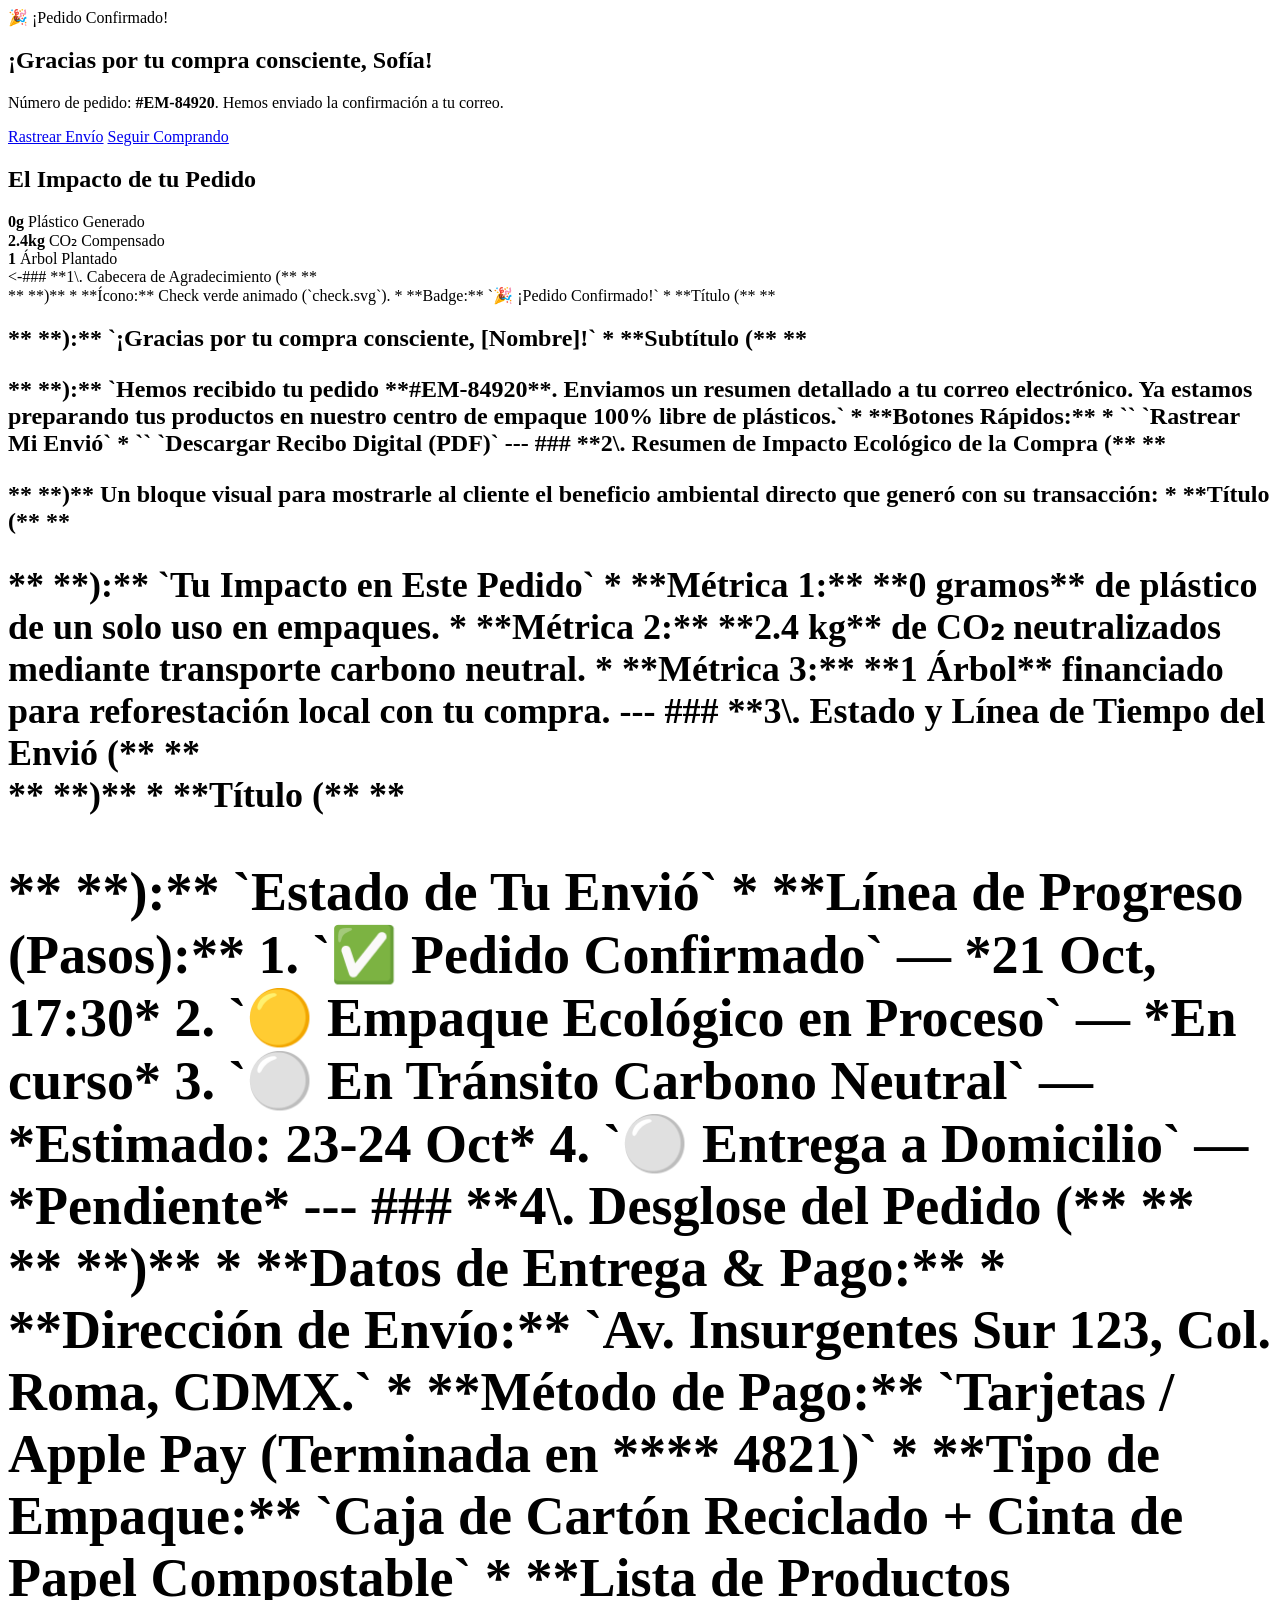
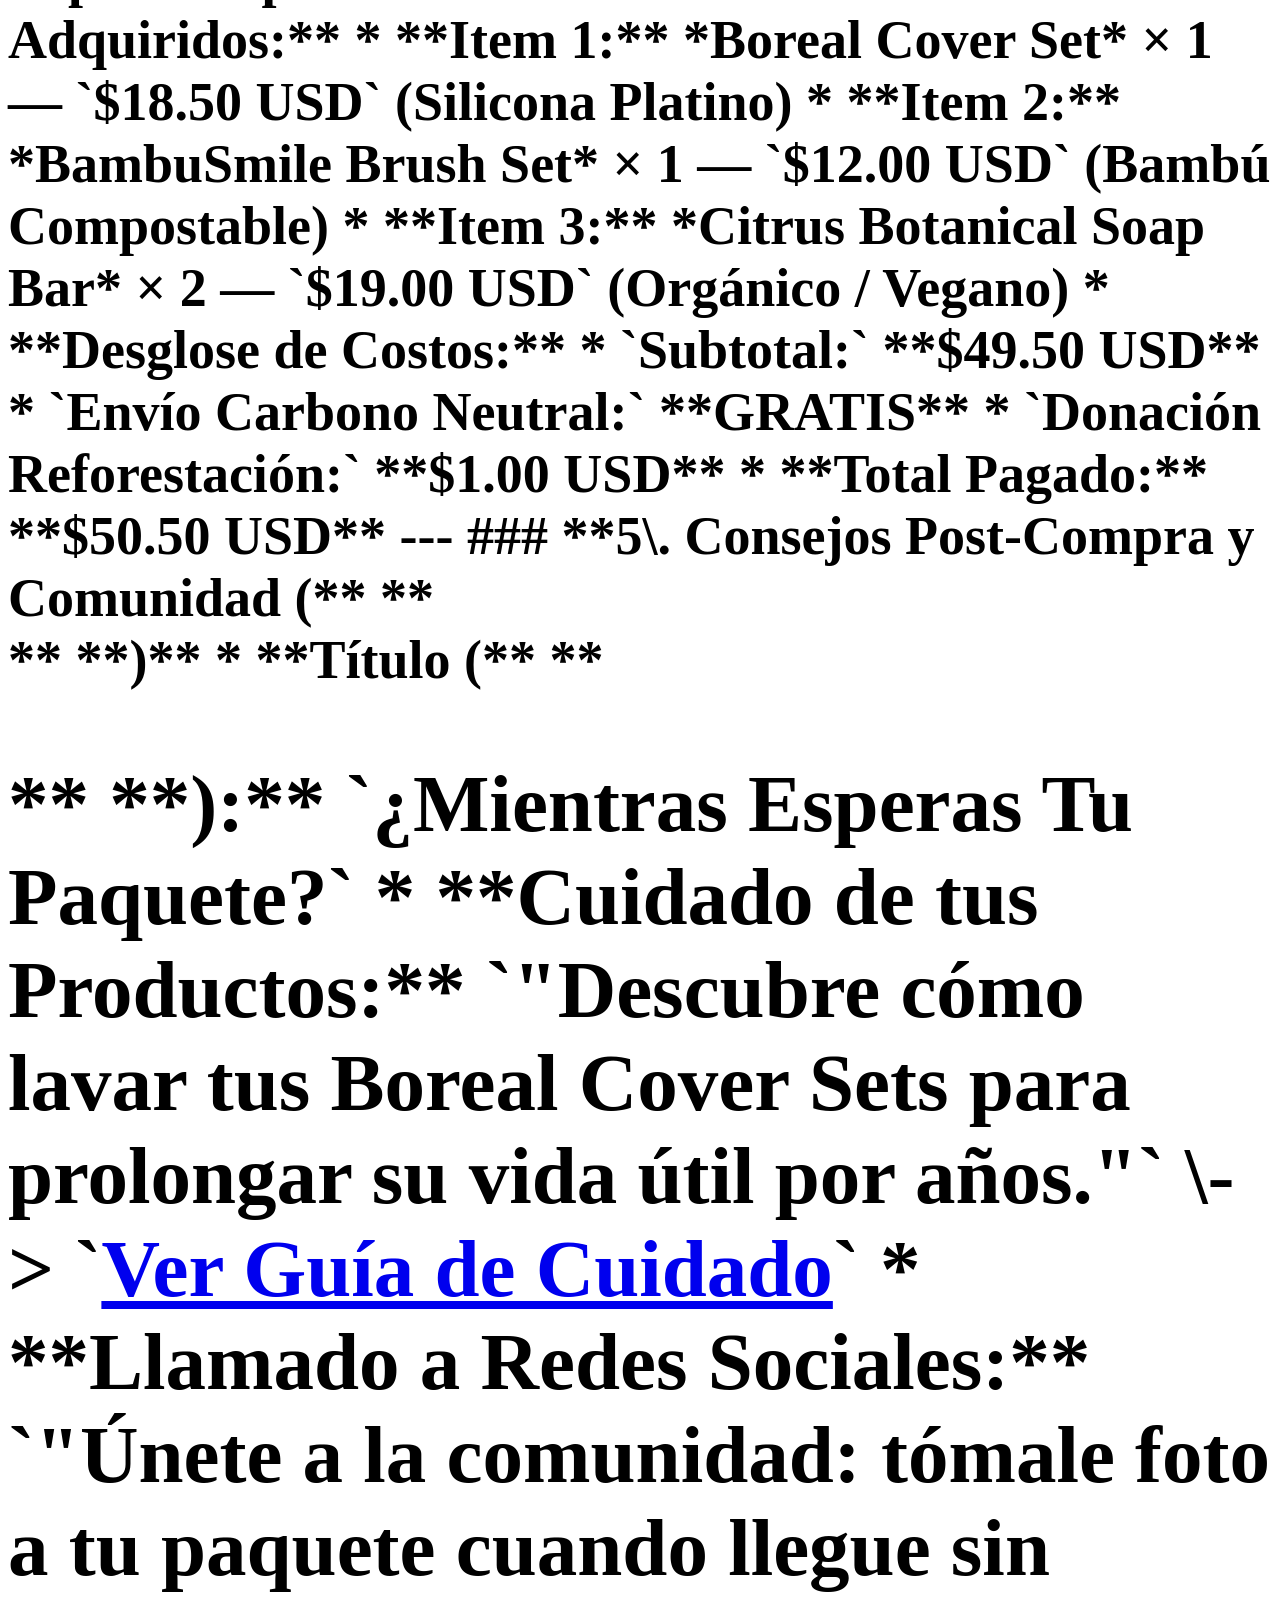
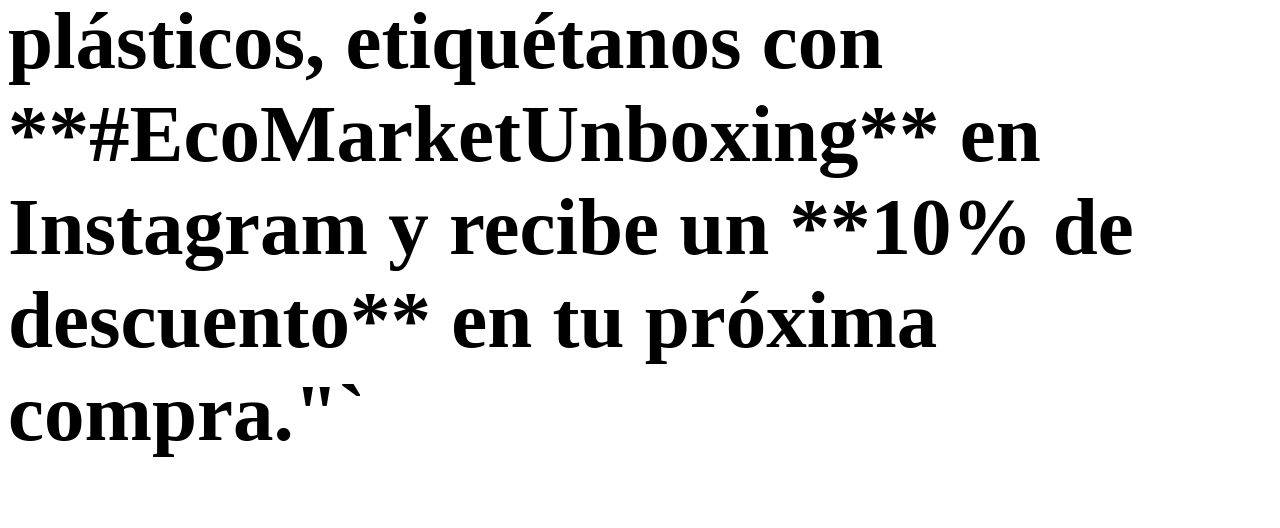
<file: img/hero/maybe.html>
<!DOCTYPE html>
<html lang="en">
<head>
    <meta charset="UTF-8">
    <meta name="viewport" content="width=device-width, initial-scale=1.0">
    <title>Document</title>
</head>
<body>
    <main>  
    <section>  
        <span>🎉 ¡Pedido Confirmado!</span> 
        <h1>¡Gracias por tu compra consciente, Sofía!</h1> 
        <p>Número de pedido: <strong>#EM-84920</strong>. Hemos enviado la confirmación a tu correo.</p> 
        
        <div> <a href="#">Rastrear Envío</a> 
            <a href="catalogo.html">Seguir Comprando</a> 
        </div> 
    
    </section>  
    <section> 
        
        <h2>El Impacto de tu Pedido</h2> 
        <div> 
        <div>
            <strong>0g</strong> 
            <span>Plástico Generado</span>
        </div> 
        
        <div>
            <strong>2.4kg</strong> 
            <span>CO₂ Compensado</span>
        </div> 
        
        <div>
            <strong>1</strong> 
            <span>Árbol Plantado</span>
        
        </div>
        </div> 
    
    </section> 
</main>
</body>
</html>

<-### **1\. Cabecera de Agradecimiento (** **<section>** **)**

* **Ícono:** Check verde animado (`check.svg`).
* **Badge:** `🎉 ¡Pedido Confirmado!`
* **Título (** **<h1>** **):** `¡Gracias por tu compra consciente, [Nombre]!`
* **Subtítulo (** **<p>** **):** `Hemos recibido tu pedido **#EM-84920**. Enviamos un resumen detallado a tu correo electrónico. Ya estamos preparando tus productos en nuestro centro de empaque 100% libre de plásticos.`
* **Botones Rápidos:**
  * `<a>` `Rastrear Mi Envió`
  * `</a><a>` `Descargar Recibo Digital (PDF)`

---

### **2\. Resumen de Impacto Ecológico de la Compra (** **</a></p><section><a>** **)**

Un bloque visual para mostrarle al cliente el beneficio ambiental directo que generó con su transacción:

* **Título (** **</a><h2><a>** **):** `Tu Impacto en Este Pedido`
* **Métrica 1:** **0 gramos** de plástico de un solo uso en empaques.
* **Métrica 2:** **2.4 kg** de CO₂ neutralizados mediante transporte carbono neutral.
* **Métrica 3:** **1 Árbol** financiado para reforestación local con tu compra.

---

### **3\. Estado y Línea de Tiempo del Envió (** **</a><section><a>** **)**

* **Título (** **</a><h2><a>** **):** `Estado de Tu Envió`
* **Línea de Progreso (Pasos):**
  1. `✅ Pedido Confirmado` — *21 Oct, 17:30*
  2. `🟡 Empaque Ecológico en Proceso` — *En curso*
  3. `⚪ En Tránsito Carbono Neutral` — *Estimado: 23-24 Oct*
  4. `⚪ Entrega a Domicilio` — *Pendiente*

---

### **4\. Desglose del Pedido (** **</a><section><a>** **)**

* **Datos de Entrega &amp; Pago:**
  * **Dirección de Envío:** `Av. Insurgentes Sur 123, Col. Roma, CDMX.`
  * **Método de Pago:** `Tarjetas / Apple Pay (Terminada en **** 4821)`
  * **Tipo de Empaque:** `Caja de Cartón Reciclado + Cinta de Papel Compostable`
* **Lista de Productos Adquiridos:**
  * **Item 1:** *Boreal Cover Set* × 1 — `$18.50 USD` (Silicona Platino)
  * **Item 2:** *BambuSmile Brush Set* × 1 — `$12.00 USD` (Bambú Compostable)
  * **Item 3:** *Citrus Botanical Soap Bar* × 2 — `$19.00 USD` (Orgánico / Vegano)
* **Desglose de Costos:**
  * `Subtotal:` **$49.50 USD**
  * `Envío Carbono Neutral:` **GRATIS**
  * `Donación Reforestación:` **$1.00 USD**
  * **Total Pagado:** **$50.50 USD**

---

### **5\. Consejos Post-Compra y Comunidad (** **</a><section><a>** **)**

* **Título (** **</a><h2><a>** **):** `¿Mientras Esperas Tu Paquete?`
* **Cuidado de tus Productos:** `"Descubre cómo lavar tus Boreal Cover Sets para prolongar su vida útil por años."` \-&gt; `</a><a href="blog.html">Ver Guía de Cuidado</a>`
* **Llamado a Redes Sociales:** `"Únete a la comunidad: tómale foto a tu paquete cuando llegue sin plásticos, etiquétanos con **#EcoMarketUnboxing** en Instagram y recibe un **10% de descuento** en tu próxima compra."`</h2></section></section></h2></section></h2></section></h1></section>
</file>
<file: css/main.css>
/* ==========================================================================
  EcoMarket — main.css (Variables, reset y reglas globales por página)
  ========================================================================== */

:root {
  --green: #27ae60;
  --green-dark: #1e8449;
  --emerald: #2ecc71;
  --bg: #f5f5dc;
  --card: #fdfdf9;
  --sand: #e6e2d3;
  --terracotta: #c06c3d;
  --terracotta-ink: #8a4a26;
  --cacao: #4a3b32;
  --ink: #1a2e22;
  --muted: #54655a;

  --line: 1.5px solid rgba(74, 59, 50, 0.35);
  --line-strong: 1.5px solid var(--cacao);
  --radius: 16px;
  --radius-lg: 24px;
  --gutter: clamp(1rem, 4vw, 2.5rem);
  --maxw: 1200px;
}

*, *::before, *::after { box-sizing: border-box; }

body {
  margin: 0;
  background: var(--bg);
  color: var(--ink);
  font-family: "Nunito", "Segoe UI", system-ui, -apple-system, sans-serif;
  font-size: 1rem;
  line-height: 1.6;
  -webkit-font-smoothing: antialiased;
}

img { max-width: 100%; height: auto; display: block; }

h1, h2, h3, h4 { margin: 0 0 0.5rem; line-height: 1.2; font-weight: 800; color: var(--ink); }
h1 { font-size: clamp(2rem, 5vw, 3.25rem); letter-spacing: -0.02em; }
h2 { font-size: clamp(1.5rem, 3vw, 2.1rem); }
h3 { font-size: 1.1rem; }
h4 { font-size: 1rem; }

p { margin: 0 0 1rem; }
ul { margin: 0; padding: 0; list-style: none; }

a { color: var(--green-dark); text-decoration: none; }
a:hover { color: var(--ink); }

:focus-visible {
  outline: 3px solid var(--green-dark);
  outline-offset: 2px;
}

.visually-hidden {
  position: absolute !important;
  width: 1px; height: 1px;
  margin: -1px; padding: 0;
  overflow: hidden;
  clip: rect(0 0 0 0);
  white-space: nowrap;
  border: 0;
}

/* Reglas por vista mediante :has() */
main:has(.hero) .hero h1 { max-width: 18ch; margin-inline: auto; }
main:has(.catalog-container) .hero-catalog { padding-block: clamp(1.75rem, 4vw, 3rem); text-align: left; }
main:has(.catalog-container) .hero-catalog p { margin-inline: 0; }
main:has(.hero-about) .hero-about h1 { max-width: 20ch; margin-inline: auto; }

main:has(.contact-form-section) {
  display: grid;
  grid-template-columns: minmax(0, 1.1fr) minmax(0, 0.9fr);
  grid-template-areas:
    "hero hero"
    "form info"
    "faq  faq";
  column-gap: clamp(1.5rem, 4vw, 3rem);
  row-gap: clamp(2.5rem, 6vw, 4rem);
  align-items: start;
}
main:has(.contact-form-section) > .hero-contact { grid-area: hero; }
main:has(.contact-form-section) > .contact-form-section { grid-area: form; text-align: left; margin: 0; max-width: none; }
main:has(.contact-form-section) > .contact-channels { grid-area: info; }
main:has(.contact-form-section) > .faq-section { grid-area: faq; }
main:has(.contact-form-section) .channels-grid { grid-template-columns: 1fr; }

@media (max-width: 900px) {
  main:has(.contact-form-section) {
    grid-template-columns: minmax(0, 1fr);
    grid-template-areas:
      "hero"
      "form"
      "info"
      "faq";
  }
}

/* --- Prevenir cualquier desplazamiento horizontal global --- */
html, body {
  max-width: 100%;
  overflow-x: hidden;
}

/* --- Ajustes de la cabecera para pantallas de celulares --- */
@media (max-width: 768px) {
  
  header {
    display: flex;
    display: flex;
    flex-wrap: wrap;
    align-items: center;
    padding: 0.75rem 1rem;
    gap: 0.75rem;
    width: 100%;
    box-sizing: border-box;
  }

  /* 1. Logo centrado */
  header .logo {
    margin-bottom: 0.25rem;
  }

  /* 2. Botones de Favoritos y Carrito en una sola fila */
  .user-actions {
    display: flex;
    justify-content: center;
    width: 100%;
    gap: 0.5rem;
  }

  .user-btn {
    font-size: 0.8rem;
    padding: 0.4rem 0.75rem;
  }

  /* 3. Buscador ocupando todo el ancho */
  .header-search {
    width: 100%;
    max-width: 100%;
  }

  .search-input-wrapper {
    width: 100%;
    display: flex;
  }

  .search-input-wrapper input {
    width: 100%;
    min-width: 0; /* Permite que el input se reduzca sin desbordar */
  }

  /* 4. Menú de navegación adaptable */
  nav[aria-label="Navegación principal"] {
    width: 100%;
    overflow-x: auto; /* Permite deslizar los enlaces suavemente sin barra visible */
    white-space: nowrap;
    -webkit-overflow-scrolling: touch;
    scrollbar-width: none; /* Oculta la barra en Firefox */
  }

  nav[aria-label="Navegación principal"]::-webkit-scrollbar {
    display: none; /* Oculta la barra de desplazamiento fea en Chrome/Safari */
  }

  nav[aria-label="Navegación principal"] ul {
    display: flex;
    justify-content: center;
    flex-wrap: wrap; /* Hace que los enlaces pasen abajo si no caben */
    gap: 0.75rem 1.25rem;
    padding: 0.25rem 0;
    margin: 0;
  }

  nav[aria-label="Navegación principal"] a {
    font-size: 0.9rem;
  }
}

*, *::before, *::after {
  box-sizing: border-box;
}

html, body {
  max-width: 100%;
  overflow-x: hidden; /* Oculta cualquier scroll horizontal accidental */
}

img {
  max-width: 100%;
  height: auto;
  display: block;
}

@media (max-width: 768px) {
/* Convierte las cuadrículas múltiples en una sola columna en pantallas medianas/pequeñas */
.benefits, .product-grid, .footer-columns { grid-template-columns: 1fr;}
}
</file>
<file: css/components.css>
/* ==========================================================================
  EcoMarket — components.css (Componentes, tarjetas, imágenes e iconos)
  ========================================================================== */

/* Íconos circulares */
.icon {
  box-sizing: content-box;
  width: 24px;
  height: 24px;
  padding: 10px;
  border: var(--line-strong);
  border-radius: 50%;
  background: var(--card);
  flex-shrink: 0;
  object-fit: contain;
}

/* Botones y Badges */
.btn,
.btn-add,
.product-card > button:not(.favorite-btn),
form button[type="submit"] {
  display: inline-flex;
  align-items: center;
  justify-content: center;
  gap: 0.5rem;
  padding: 0.7rem 1.4rem;
  border: 1.5px solid var(--green);
  border-radius: 999px;
  background: var(--green);
  color: var(--card);
  font: inherit;
  font-weight: 700;
  cursor: pointer;
}

.btn:hover,
.btn-add:hover,
.product-card > button:not(.favorite-btn):hover,
form button[type="submit"]:hover {
  background: var(--green-dark);
  border-color: var(--green-dark);
  color: var(--card);
}

.btn-secondary {
  background: transparent;
  border: var(--line-strong);
  color: var(--ink);
}
.btn-secondary:hover {
  background: var(--sand);
  border-color: var(--cacao);
}

.badge {
  display: inline-block;
  margin-bottom: 1rem;
  padding: 0.3rem 0.9rem;
  border: 1.5px solid var(--green);
  border-radius: 999px;
  background: var(--card);
  color: var(--green-dark);
  font-size: 0.85rem;
  font-weight: 700;
}

/* Header */
header {
  position: sticky;
  top: 0;
  z-index: 50;
  display: flex;
  align-items: center;
  gap: 1.25rem;
  padding: 0.75rem var(--gutter);
  background: var(--bg);
  border-bottom: var(--line-strong);
}

.logo {
  display: inline-flex;
  align-items: center;
  gap: 0.5rem;
  font-size: 1.35rem;
  font-weight: 800;
  color: var(--ink);
}
.logo::before {
  content: "";
  width: 18px;
  height: 18px;
  background: var(--green);
  border-radius: 0 100% 0 100%;
  transform: rotate(-8deg);
}

nav ul { display: flex; gap: 0.25rem; }
nav a {
  display: block;
  padding: 0.4rem 0.9rem;
  border-radius: 999px;
  color: var(--ink);
  font-weight: 600;
  white-space: nowrap;
}
nav a:hover { background: var(--sand); }

header form[role="search"] {
  display: flex;
  flex: 1;
  max-width: 380px;
  margin-left: auto;
  position: relative;
}
header form[role="search"] input {
  width: 100%;
  padding: 0.55rem 5.5rem 0.55rem 1rem;
  border: var(--line-strong);
  border-radius: 999px;
  background: var(--card);
  color: var(--ink);
  font: inherit;
  font-size: 0.9rem;
}
header form[role="search"] button {
  position: absolute;
  top: 3px; right: 3px; bottom: 3px;
  padding: 0 1rem;
  font-size: 0.85rem;
}

.user-actions { display: flex; align-items: center; gap: 0.5rem; }
.user-actions a {
  padding: 0.4rem 0.8rem;
  border: var(--line);
  border-radius: 999px;
  background: var(--card);
  color: var(--ink);
  font-size: 0.9rem;
  font-weight: 700;
  white-space: nowrap;
}

/* Heros */
.hero, .hero-contact, .hero-about, .hero-catalog {
  padding: clamp(2.5rem, 7vw, 4rem) clamp(1.25rem, 5vw, 3rem);
  text-align: center;
  background-color: var(--sand);
  border: var(--line-strong);
  border-radius: var(--radius-lg);
}
.hero p, .hero-contact p, .hero-about p, .hero-catalog p {
  max-width: 60ch;
  margin-inline: auto;
  color: var(--muted);
}

/* Tarjetas de Producto */
.product-card {
  position: relative;
  display: flex;
  flex-direction: column;
  gap: 0.6rem;
  padding: 1rem;
  background: var(--card);
  border: var(--line);
  border-radius: var(--radius);
}
.product-card:hover { border-color: var(--cacao); }

.product-badge {
  align-self: flex-start;
  max-width: calc(100% - 2.75rem);
  padding: 0.2rem 0.65rem;
  border-radius: 999px;
  background: rgba(192, 108, 61, 0.14);
  color: var(--terracotta-ink);
  font-size: 0.75rem;
  font-weight: 700;
}

.price { margin: 0; font-weight: 800; color: var(--green-dark); }

.product-img-wrapper {
  aspect-ratio: 1 / 1;
  overflow: hidden;
  background: var(--sand);
  border: var(--line);
  border-radius: 12px;
}
.product-img-wrapper img { width: 100%; height: 100%; object-fit: cover; }

.product-card-footer {
  display: flex;
  align-items: center;
  justify-content: space-between;
  gap: 0.5rem;
  margin-top: auto;
}

.favorite-btn {
  position: absolute;
  top: 0.75rem; right: 0.75rem;
  z-index: 2;
  display: grid;
  place-items: center;
  width: 36px; height: 36px;
  padding: 0;
  background: var(--card);
  border: var(--line-strong);
  border-radius: 50%;
  cursor: pointer;
}
.favorite-btn img { width: 18px; height: 18px; }

/* Filtros y Formularios */
.filter-group {
  padding: 1.1rem;
  background: var(--card);
  border: var(--line);
  border-radius: var(--radius);
}
.filter-list { display: flex; flex-direction: column; gap: 0.5rem; }
.filter-list label { display: flex; align-items: flex-start; gap: 0.6rem; font-size: 0.9rem; cursor: pointer; }

.contact-form {
  display: flex;
  flex-direction: column;
  gap: 1.1rem;
  padding: clamp(1.25rem, 4vw, 2rem);
  background: var(--card);
  border: var(--line-strong);
  border-radius: var(--radius-lg);
}
.form-group { display: flex; flex-direction: column; gap: 0.35rem; }
.form-group input, .form-group select, .form-group textarea {
  width: 100%;
  padding: 0.7rem 1rem;
  border: var(--line-strong);
  border-radius: 12px;
  background: var(--bg);
  color: var(--ink);
  font: inherit;
}

/* Footer */
footer { background: var(--sand); border-top: var(--line-strong); }
.footer-bottom { padding: 1rem var(--gutter); text-align: center; border-top: 1.5px solid rgba(74, 59, 50, 0.25); }

/* --- Tamaño controlado para los iconos de botones del header --- */
.btn-icon-sm {
  width: 16px;
  height: 16px;
  object-fit: contain;
  display: inline-block;
  vertical-align: middle;
}

/* --- Botones de usuario (Favoritos / Carrito) --- */
.user-actions {
  display: flex;
  align-items: center;
  gap: 0.5rem;
}

.user-btn {
  display: inline-flex;
  align-items: center;
  gap: 0.4rem;
  padding: 0.45rem 0.9rem;
  border: var(--line-strong);
  border-radius: 999px;
  background: var(--card);
  color: var(--ink);
  font-size: 0.875rem;
  font-weight: 700;
  text-decoration: none;
  white-space: nowrap;
}

.user-btn:hover {
  background: var(--sand);
  border-color: var(--green);
}

/* --- Corregir la Lupa Gigante de la Barra Lateral --- */
.search-box {
  position: relative;
  width: 100%;
}

.sidebar-search-icon {
  position: absolute;
  top: 50%;
  left: 0.75rem;
  width: 18px; /* Forzamos tamaño pequeño */
  height: 18px;
  transform: translateY(-50%);
  pointer-events: none;
}

.search-box input {
  width: 100%;
  padding: 0.55rem 0.75rem 0.55rem 2.25rem; /* Dejamos espacio para el icono */
  border: var(--line-strong);
  border-radius: 12px;
  background: var(--bg);
  color: var(--ink);
  font: inherit;
  font-size: 0.875rem;
}

/* --- Contenedor del ordenador --- */
.sort-options {
  display: flex;
  align-items: center;
  gap: 0.6rem;
  font-size: 0.9rem;
  font-weight: 700;
  color: var(--ink);
}

/* --- Estilo personalizado del <select> --- */
.sort-options select {
  padding: 0.45rem 2.2rem 0.45rem 1rem;
  border: var(--line-strong);
  border-radius: 999px;            /* Forma de píldora redondeada */
  background-color: var(--card);    /* Fondo claro de tarjetas */
  color: var(--ink);
  font-family: inherit;
  font-size: 0.875rem;
  font-weight: 700;
  cursor: pointer;
  outline: none;
  
  /* Quita la flecha nativa tosca del sistema operativo */
  -webkit-appearance: none;
  -moz-appearance: none;
  appearance: none;
  
  /* Añade una flecha personalizada suave usando un SVG inline */
  background-image: url("data:image/svg+xml;utf8,<svg xmlns='http://www.w3.org/2000/svg' width='12' height='12' viewBox='0 0 24 24' fill='none' stroke='%234a3b32' stroke-width='2.5' stroke-linecap='round' stroke-linejoin='round'><polyline points='6 9 12 15 18 9'></polyline></svg>");
  background-repeat: no-repeat;
  background-position: right 0.85rem center;
  
  transition: border-color 0.15s ease, background-color 0.15s ease;
}

/* --- Estados Hover y Focus --- */
.sort-options select:hover {
  background-color: var(--sand);
  border-color: var(--green);
}

.sort-options select:focus-visible {
  border-color: var(--green);
  outline: 2px solid var(--green);
  outline-offset: 1px;
}

/* --- Estilo unificado para los encabezados (Hero) de todas las páginas --- */
.hero, 
.hero-catalog, 
.hero-about, 
.hero-contact {
  /* Capa semitransparente clara + tu imagen de fondo */
  background-image: linear-gradient(
      rgba(245, 245, 220, 0.85), 
      rgba(245, 245, 220, 0.85)
    ), 
    url('../img/hero/hero-about.svg'); /* Puedes cambiar la imagen por página si lo deseas */
  
  background-size: cover;
  background-position: center;
  background-repeat: no-repeat;
  border-radius: 20px;
  padding: 4rem 2rem;
  text-align: center;
  margin: 1.5rem auto;
  max-width: 1200px; /* Para que no se peguen a los bordes de la pantalla */
}

.offer {
grid-template-columns: (1, 2fr);
background-color: #c06c3d;
border-color: var(--green);
border-radius: 50px;
margin: #4a3b32;
padding: 3rem;
border: var(--line-strong);
text-decoration-color: black;
}

.text {
  display: block;
  background-color: #e6e2d3;
  border-radius: 20px;
  padding: 1rem;
}

.spam {
  background-color: #8a4a26;
  border-radius: 5px;
  padding: 5px;
  font-weight: 900;
  margin-top: 15px;
  margin-top: 3px;
}

.contador {
  display: block;
  background-color: #4a3b32;
  margin-bottom: 5px;
  border-radius: 30px;
  text-align: center;
  width: 90px;
  margin: 20px;
  text-color: black;
}

.catalog-container {
  display: block;
  background-color: #4a3b32;
  margin-bottom: 5px;
  border-radius: 30px;
  text-align: center;
}
</file>
<file: css/layout.css>
/* ==========================================================================
   EcoMarket — layout.css (Estructura de cuadrículas y responsive)
   ========================================================================== */

main {
  max-width: var(--maxw);
  margin: 0 auto;
  padding: 1.5rem var(--gutter) clamp(2.5rem, 6vw, 4rem);
  display: flex;
  flex-direction: column;
  gap: clamp(2.5rem, 6vw, 4rem);
}

.hero-buttons, .cta-buttons {
  display: flex;
  flex-wrap: wrap;
  justify-content: center;
  gap: 0.75rem;
  margin-top: 1.5rem;
}

.benefits, .pillars-grid {
  display: grid;
  grid-template-columns: repeat(4, 1fr);
  gap: 1rem;
}

.category-grid {
  display: grid;
  grid-template-columns: repeat(auto-fit, minmax(190px, 1fr));
  gap: 1rem;
}

.product-grid { display: grid; grid-template-columns: repeat(4, 1fr); gap: 1.25rem; }
.products-grid { display: grid; grid-template-columns: repeat(auto-fill, minmax(220px, 1fr)); gap: 1.25rem; }

.stats-grid { display: grid; grid-template-columns: repeat(3, 1fr); gap: 1rem; margin: 1.75rem 0; }
.mission-vision-grid { display: grid; grid-template-columns: 1fr 1fr; gap: 1.25rem; }
.testimonials-grid { display: grid; grid-template-columns: repeat(2, 1fr); gap: 1.25rem; }
.channels-grid { display: grid; grid-template-columns: repeat(3, 1fr); gap: 1.25rem; }

.catalog-container {
  display: grid;
  grid-template-columns: 270px 1fr;
  gap: 2rem;
  align-items: start;
}

.catalog-filters {
  position: sticky;
  top: 5.5rem;
  display: flex;
  flex-direction: column;
  gap: 1rem;
}

.results-header {
  display: flex;
  align-items: center;
  justify-content: space-between;
  gap: 0.75rem;
  margin-bottom: 1.25rem;
}

.footer-columns {
  display: grid;
  grid-template-columns: 2fr 1fr 1.4fr;
  gap: 2rem;
  max-width: var(--maxw);
  margin: 0 auto;
  padding: 2.5rem var(--gutter);
}

/* --- Estructura Principal del Catálogo (Filtros a la izq, Productos a la der) --- */
.catalog-container {
  display: grid;
  grid-template-columns: 260px 1fr; /* Filtros fijos / Productos ocupan todo el resto */
  gap: 2rem;
  align-items: start;
  width: 100%;
}

/* --- Cuadrícula Multicolumna de Productos (Ocupa toda la pantalla disponible) --- */
.products-grid {
  display: grid;
  grid-template-columns: repeat(auto-fill, minmax(230px, 1fr)); /* Crea columnas dinámicas según el espacio */
  gap: 1.25rem;
  width: 100%;
}

/* Asegurar que las tarjetas de productos se adapten al contenedor */
.product-card {
  width: 100%;
  box-sizing: border-box;
}

/* --- Contenedor Principal del Newsletter --- */
.newsletter-section {
  text-align: center;
  padding: 3.5rem 1.5rem;
  background-color: var(--card); /* Fondo contrastado estilo tarjeta */
  border: var(--line-strong);
  border-radius: 20px;
  max-width: 680px;
  margin: 3rem auto; /* Centrado en la página */
}

.newsletter-section h2 {
  font-size: 2rem;
  font-weight: 800;
  color: var(--ink);
  margin-bottom: 0.75rem;
}

.newsletter-section p {
  color: var(--ink);
  font-size: 1rem;
  margin-bottom: 1.75rem;
  line-height: 1.5;
}

/* --- Formulario y Caja de Entrada --- */
.newsletter-form {
  display: flex;
  justify-content: center;
  align-items: center;
  gap: 0.75rem;
  max-width: 480px;
  margin: 0 auto;
}

.newsletter-form input[type="email"] {
  flex: 1;
  padding: 0.75rem 1.25rem;
  border: var(--line-strong);
  border-radius: 999px; /* Bordes totalmente redondeados estilo píldora */
  background-color: var(--bg);
  color: var(--ink);
  font-family: inherit;
  font-size: 0.95rem;
  outline: none;
  transition: border-color 0.2s ease, box-shadow 0.2s ease;
}

.newsletter-form input[type="email"]:focus {
  border-color: var(--green);
  box-shadow: 0 0 0 3px rgba(46, 204, 113, 0.2);
}

/* --- Botón "Suscribirme" --- */
.newsletter-form button {
  padding: 0.75rem 1.75rem;
  border: none;
  border-radius: 999px;
  background-color: var(--green);
  color: #ffffff;
  font-family: inherit;
  font-size: 0.95rem;
  font-weight: 700;
  cursor: pointer;
  white-space: nowrap;
  transition: background-color 0.2s ease, transform 0.15s ease;
}

.newsletter-form button:hover {
  background-color: var(--green-dark);
  transform: translateY(-1px);
}

/* --- Agrandar el círculo contenedor del icono --- */
.value-icon, .feature-icon, .icon-circle {
  width: 75px;   /* Cambia este valor para hacer el círculo más grande (ej: 80px o 90px) */
  height: 75px;  /* Debe ser igual al width para que se mantenga perfectamente redondo */
  display: flex;
  align-items: center;
  justify-content: center;
  border-radius: 50%;
  border: var(--line-strong);
  background-color: var(--card);
  margin-bottom: 1rem;
}

/* --- Agrandar la imagen o icono SVG que va dentro --- */
.value-icon img, .feature-icon img, .icon-circle img {
  width: 36px;   /* Aumenta este valor para que el icono se vea más grande (ej: 40px) */
  height: 36px;
  object-fit: contain;
}

  /* Ajusta los espacios internos (padding y márgenes) de las secciones principales */
  .hero {
    padding: 2.5rem 1rem;
    margin: 1rem;
    width: auto;
  }

/* 2. Estilos para que los títulos principales resalten */
.hero h1, 
.hero-catalog h1, 
.hero-about h1, 
.hero-contact h1 {
  font-size: 2.25rem;
  font-weight: 800;
  color: var(--ink);
  margin-bottom: 1rem;
}

/* 3. Estilos de alta legibilidad para los párrafos de todos los Hero */
.hero p, 
.hero-catalog p, 
.hero-about p, 
.hero-contact p {
  color: #1b261b;             /* Verde oscuro profundo para máximo contraste */
  font-size: 1.15rem;          /* Tamaño de letra más cómodo y legible */
  font-weight: 600;            /* Letra semi-negrita */
  line-height: 1.6;            /* Espaciado claro entre líneas */
  max-width: 650px;            /* Limita el ancho del texto */
  margin: 1.25rem auto 2rem;   /* Centra el párrafo automáticamente */
  text-shadow: 0 1px 2px rgba(255, 255, 255, 0.8); /* Sombra clara de resalte */
}

/* --- Corrección para celulares (pantallas menores a 768px) --- */
@media (max-width: 768px) {
  
  /* 1. Hace que los filtros y la cuadrícula de productos pasen a una sola columna */
  .catalog-container {
    grid-template-columns: 1fr !important; /* Pasa de 2 columnas a 1 columna vertical */
    gap: 1.5rem;
    width: 100%;
    overflow: hidden; /* Evita que el contenedor empuje hacia la derecha */
  }

  /* 2. Ajusta los productos para que quepan en la pantalla del celular */
  .products-grid, 
  .product-grid {
    grid-template-columns: repeat(2, 1fr) !important; /* Muestra 2 productos por fila */
    gap: 0.75rem; /* Reduce el espacio entre tarjetas */
    width: 100%;
    box-sizing: border-box;
  }

  /* 3. Asegura que las tarjetas no se salgan */
  .product-card {
    width: 100% !important;
    max-width: 100%;
    box-sizing: border-box;
  }

  /* 4. Mantiene las imágenes dentro de su tarjeta */
  .product-img-wrapper img {
    width: 100%;
    height: auto;
    object-fit: cover;
  }
}

/* --- Para pantallas de celulares muy pequeños (menores a 480px) --- */
@media (max-width: 480px) {
  /* Si prefieres que se vea 1 solo producto grande por fila en teléfonos pequeños: */
  .products-grid, 
  .product-grid {
    grid-template-columns: 1fr !important; /* 1 producto por fila */
  }
}

/* Breakpoints Responsive */
@media (max-width: 1000px) {
  .benefits, .pillars-grid { grid-template-columns: repeat(2, 1fr); }
  .catalog-container { grid-template-columns: 1fr; 
  width: 100%;
  box-sizing: border-box;
  overflow-y: auto;
}
  .catalog-filters { position: static; }
}

@media (max-width: 768px) {
  header { flex-wrap: wrap; }
  header form[role="search"] { order: 3; flex: 1 1 100%; max-width: none; }
  nav { order: 4; flex: 1 1 100%; overflow-x: auto; }
  
  .channels-grid, .mission-vision-grid, .testimonials-grid { grid-template-columns: 1fr; }
  .footer-columns { grid-template-columns: 1fr; }
}

@media (max-width: 560px) {
  .products-grid { grid-template-columns: repeat(2, 1fr); gap: 0.75rem; }
  .stats-grid { grid-template-columns: 1fr; }
}
</file>
<file: css/animations.css>
/* ==========================================================================
   EcoMarket — animations.css (Transiciones)
   ========================================================================== */

html { scroll-behavior: smooth; }

.btn, .btn-add, .product-card, .category-card {
  transition: background-color 0.15s ease, border-color 0.15s ease, transform 0.15s ease;
}

.product-card:hover {
  transform: translateY(-2px);
}

@media (prefers-reduced-motion: reduce) {
  html { scroll-behavior: auto; }
  * { transition: none !important; }
}
</file>
